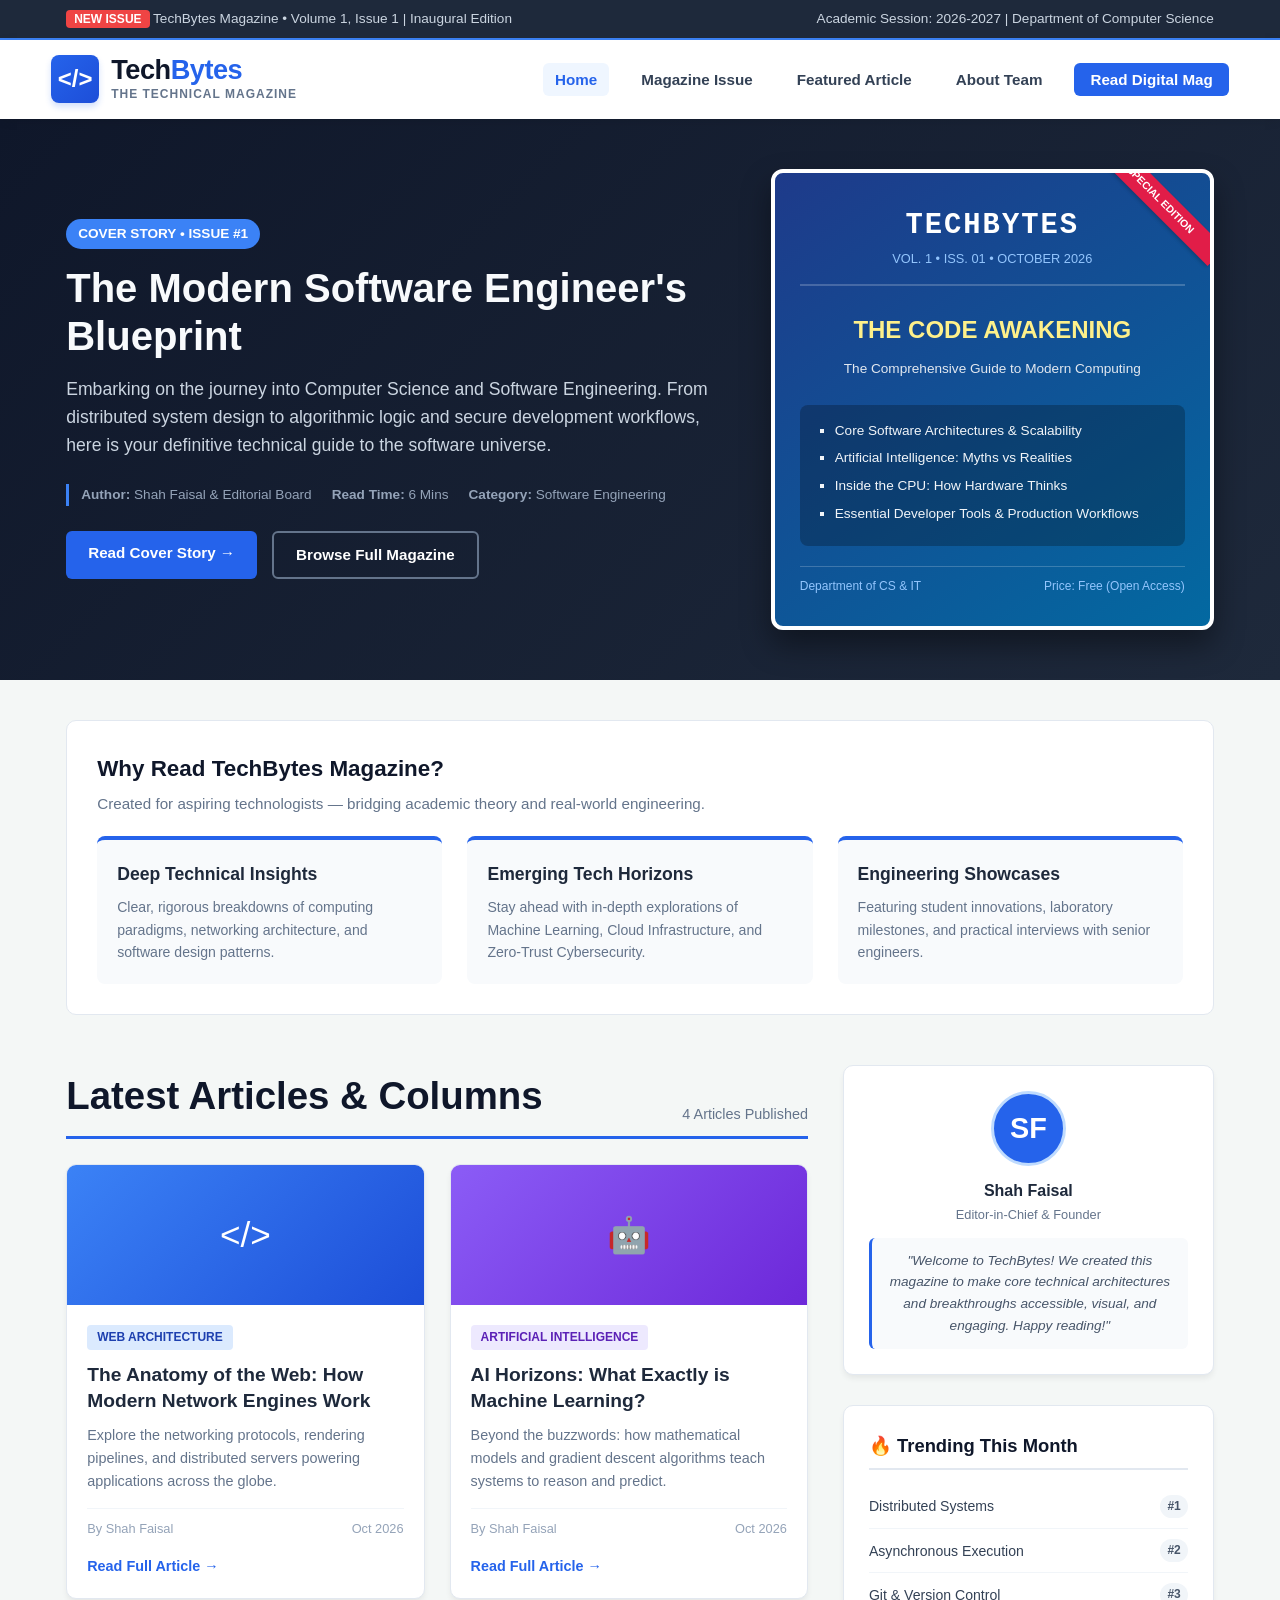
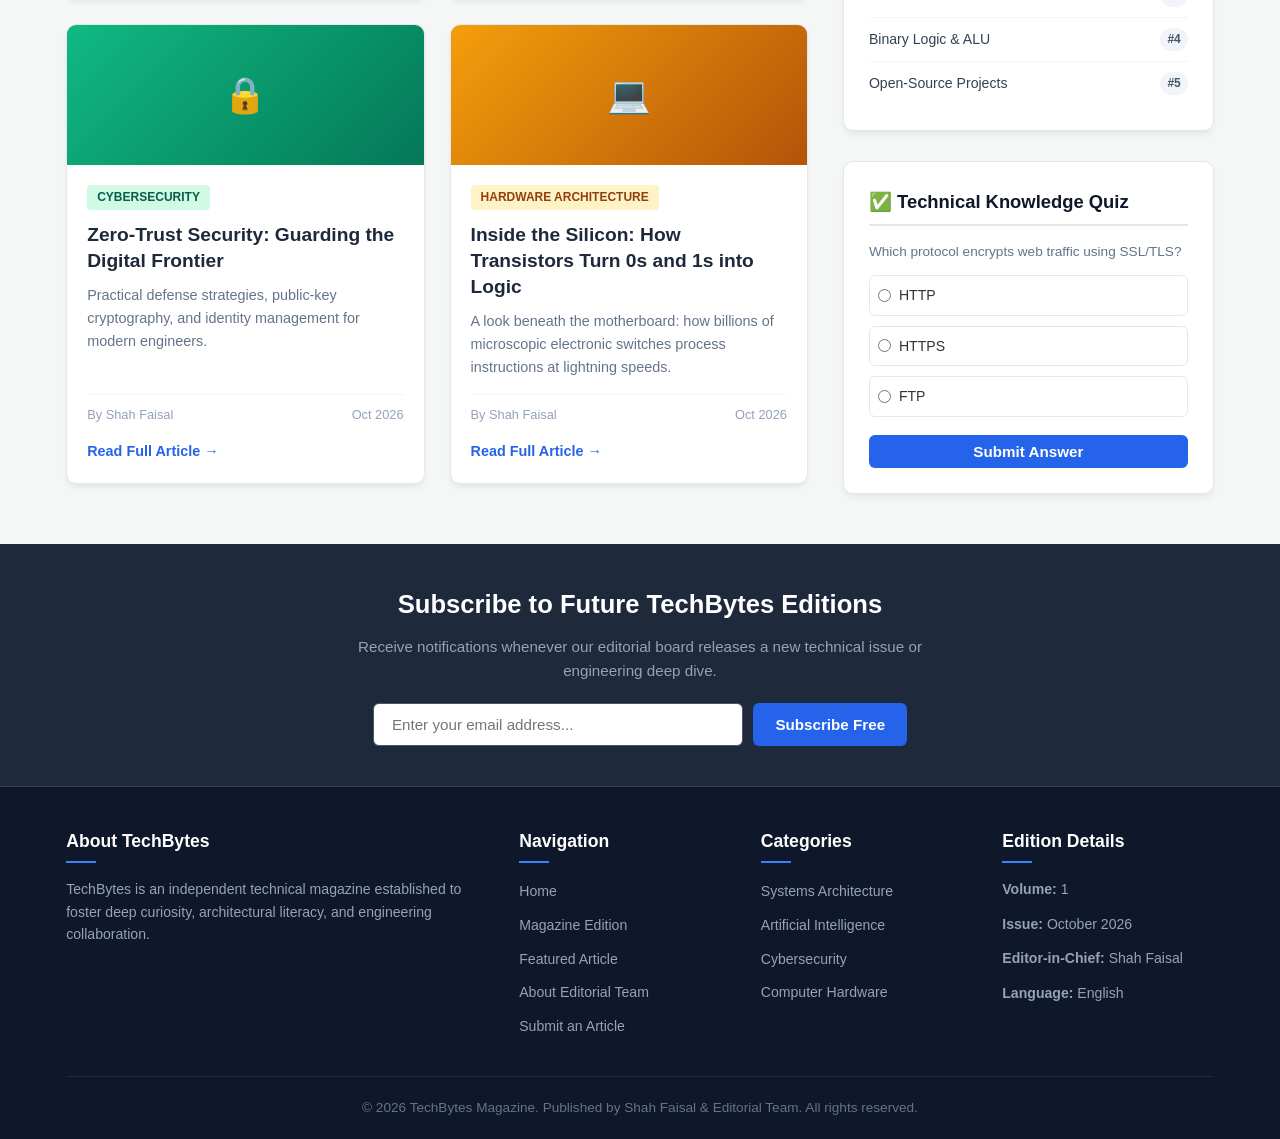
<file: index.html>
<!DOCTYPE html>
<html lang="en">
<head>
    <meta charset="UTF-8">
    <meta name="viewport" content="width=device-width, initial-scale=1.0">
    <title>TechBytes - Technical Magazine | Issue 01</title>
    <link rel="stylesheet" href="style.css">
</head>
<body>

    <!-- 1. Top Announcement Bar -->
    <div class="top-bar">
        <div class="container top-bar-content">
            <div>
                <span class="issue-badge">New Issue</span>
                <span>TechBytes Magazine • Volume 1, Issue 1 | Inaugural Edition</span>
            </div>
            <div>
                <span>Academic Session: 2026-2027 | Department of Computer Science</span>
            </div>
        </div>
    </div>

    <!-- 2. Main Site Header & Navigation Bar -->
    <header class="main-header">
        <div class="container header-content">
            <!-- Brand / Logo -->
            <div class="logo-container">
                <div class="logo-icon">&lt;/&gt;</div>
                <div class="logo-text">
                    <h1>Tech<span>Bytes</span></h1>
                    <p>The Technical Magazine</p>
                </div>
            </div>

            <!-- Navigation Links -->
            <nav class="navbar">
                <ul>
                    <li><a href="index.html" class="active">Home</a></li>
                    <li><a href="magazine.html">Magazine Issue</a></li>
                    <li><a href="article.html">Featured Article</a></li>
                    <li><a href="about.html">About Team</a></li>
                    <li><a href="magazine.html#subscribe" class="btn-nav">Read Digital Mag</a></li>
                </ul>
            </nav>
        </div>
    </header>

    <!-- 3. Hero Section (Showcasing Current Magazine Cover & Main Story) -->
    <section class="hero-section">
        <div class="container hero-grid">
            <!-- Hero Left: Headline & Story Intro -->
            <div class="hero-text">
                <span class="hero-tag">Cover Story • Issue #1</span>
                <h2>The Modern Software Engineer's Blueprint</h2>
                <p>
                    Embarking on the journey into Computer Science and Software Engineering. 
                    From distributed system design to algorithmic logic and secure development workflows, 
                    here is your definitive technical guide to the software universe.
                </p>
                <div class="hero-meta">
                    <span><strong>Author:</strong> Shah Faisal &amp; Editorial Board</span>
                    <span><strong>Read Time:</strong> 6 Mins</span>
                    <span><strong>Category:</strong> Software Engineering</span>
                </div>
                <div class="hero-actions">
                    <a href="article.html" class="btn btn-primary">Read Cover Story &rarr;</a>
                    <a href="magazine.html" class="btn btn-secondary">Browse Full Magazine</a>
                </div>
            </div>

            <!-- Hero Right: Realistic Magazine Cover Preview Card -->
            <div class="magazine-cover-box">
                <div class="cover-header">
                    <h3>TECHBYTES</h3>
                    <p>VOL. 1 • ISS. 01 • OCTOBER 2026</p>
                </div>
                <div class="cover-headline">
                    <h4>THE CODE AWAKENING</h4>
                    <p>The Comprehensive Guide to Modern Computing</p>
                </div>
                <ul class="cover-bullets">
                    <li>Core Software Architectures &amp; Scalability</li>
                    <li>Artificial Intelligence: Myths vs Realities</li>
                    <li>Inside the CPU: How Hardware Thinks</li>
                    <li>Essential Developer Tools &amp; Production Workflows</li>
                </ul>
                <div class="cover-footer">
                    <span>Department of CS &amp; IT</span>
                    <span>Price: Free (Open Access)</span>
                </div>
            </div>
        </div>
    </section>

    <!-- 4. Magazine Feature Highlights Section -->
    <section class="container">
        <div class="features-banner">
            <h2 style="font-size: 1.4rem; color: #0f172a; margin-bottom: 5px;">Why Read TechBytes Magazine?</h2>
            <p style="color: #64748b; font-size: 0.95rem;">Created for aspiring technologists — bridging academic theory and real-world engineering.</p>
            
            <div class="features-grid">
                <div class="feature-item">
                    <h4>Deep Technical Insights</h4>
                    <p>Clear, rigorous breakdowns of computing paradigms, networking architecture, and software design patterns.</p>
                </div>
                <div class="feature-item">
                    <h4>Emerging Tech Horizons</h4>
                    <p>Stay ahead with in-depth explorations of Machine Learning, Cloud Infrastructure, and Zero-Trust Cybersecurity.</p>
                </div>
                <div class="feature-item">
                    <h4>Engineering Showcases</h4>
                    <p>Featuring student innovations, laboratory milestones, and practical interviews with senior engineers.</p>
                </div>
            </div>
        </div>
    </section>

    <!-- 5. Main Content Section: Articles Grid + Sidebar -->
    <main class="container content-layout">
        
        <!-- Left Column: Recent Magazine Articles -->
        <section class="main-articles">
            <div class="section-title">
                <h2>Latest Articles &amp; Columns</h2>
                <span>4 Articles Published</span>
            </div>

            <div class="article-grid">
                
                <!-- Article Card 1 -->
                <article class="article-card">
                    <div class="card-banner banner-web">
                        &lt;/&gt;
                    </div>
                    <div class="card-body">
                        <span class="tag tag-blue">Web Architecture</span>
                        <h3>The Anatomy of the Web: How Modern Network Engines Work</h3>
                        <p>Explore the networking protocols, rendering pipelines, and distributed servers powering applications across the globe.</p>
                        <div class="card-meta">
                            <span>By Shah Faisal</span>
                            <span>Oct 2026</span>
                        </div>
                        <a href="article.html" class="read-more-link">Read Full Article &rarr;</a>
                    </div>
                </article>

                <!-- Article Card 2 -->
                <article class="article-card">
                    <div class="card-banner banner-ai">
                        &#129302;
                    </div>
                    <div class="card-body">
                        <span class="tag tag-purple">Artificial Intelligence</span>
                        <h3>AI Horizons: What Exactly is Machine Learning?</h3>
                        <p>Beyond the buzzwords: how mathematical models and gradient descent algorithms teach systems to reason and predict.</p>
                        <div class="card-meta">
                            <span>By Shah Faisal</span>
                            <span>Oct 2026</span>
                        </div>
                        <a href="magazine.html#article-ai" class="read-more-link">Read Full Article &rarr;</a>
                    </div>
                </article>

                <!-- Article Card 3 -->
                <article class="article-card">
                    <div class="card-banner banner-cyber">
                        &#128274;
                    </div>
                    <div class="card-body">
                        <span class="tag tag-green">Cybersecurity</span>
                        <h3>Zero-Trust Security: Guarding the Digital Frontier</h3>
                        <p>Practical defense strategies, public-key cryptography, and identity management for modern engineers.</p>
                        <div class="card-meta">
                            <span>By Shah Faisal</span>
                            <span>Oct 2026</span>
                        </div>
                        <a href="magazine.html#article-cyber" class="read-more-link">Read Full Article &rarr;</a>
                    </div>
                </article>

                <!-- Article Card 4 -->
                <article class="article-card">
                    <div class="card-banner banner-hardware">
                        &#128187;
                    </div>
                    <div class="card-body">
                        <span class="tag tag-orange">Hardware Architecture</span>
                        <h3>Inside the Silicon: How Transistors Turn 0s and 1s into Logic</h3>
                        <p>A look beneath the motherboard: how billions of microscopic electronic switches process instructions at lightning speeds.</p>
                        <div class="card-meta">
                            <span>By Shah Faisal</span>
                            <span>Oct 2026</span>
                        </div>
                        <a href="magazine.html#article-hardware" class="read-more-link">Read Full Article &rarr;</a>
                    </div>
                </article>

            </div>
        </section>

        <!-- Right Column: Sidebar -->
        <aside class="sidebar">
            
            <!-- Widget 1: Editor's Note with Shah Faisal -->
            <div class="sidebar-widget editor-box">
                <div class="editor-avatar">SF</div>
                <h4>Shah Faisal</h4>
                <p class="editor-role">Editor-in-Chief &amp; Founder</p>
                <blockquote>
                    "Welcome to TechBytes! We created this magazine to make core technical architectures and breakthroughs accessible, visual, and engaging. Happy reading!"
                </blockquote>
            </div>

            <!-- Widget 2: Trending Tech Topics -->
            <div class="sidebar-widget">
                <h3 class="widget-title">&#128293; Trending This Month</h3>
                <ul class="trending-list">
                    <li>
                        <a href="article.html">Distributed Systems</a>
                        <span class="badge-counter">#1</span>
                    </li>
                    <li>
                        <a href="magazine.html">Asynchronous Execution</a>
                        <span class="badge-counter">#2</span>
                    </li>
                    <li>
                        <a href="magazine.html">Git &amp; Version Control</a>
                        <span class="badge-counter">#3</span>
                    </li>
                    <li>
                        <a href="magazine.html">Binary Logic &amp; ALU</a>
                        <span class="badge-counter">#4</span>
                    </li>
                    <li>
                        <a href="magazine.html">Open-Source Projects</a>
                        <span class="badge-counter">#5</span>
                    </li>
                </ul>
            </div>

            <!-- Widget 3: Quick Tech Quiz -->
            <div class="sidebar-widget quiz-widget">
                <h3 class="widget-title">&#9989; Technical Knowledge Quiz</h3>
                <p style="font-size: 0.85rem; color: #64748b; margin-bottom: 12px;">
                    Which protocol encrypts web traffic using SSL/TLS?
                </p>
                <form onsubmit="alert('Correct! HTTPS uses SSL/TLS encryption to protect communications.'); return false;">
                    <label class="quiz-option">
                        <input type="radio" name="quiz" value="http" required>
                        <span>HTTP</span>
                    </label>
                    <label class="quiz-option">
                        <input type="radio" name="quiz" value="https">
                        <span>HTTPS</span>
                    </label>
                    <label class="quiz-option">
                        <input type="radio" name="quiz" value="ftp">
                        <span>FTP</span>
                    </label>
                    <button type="submit" class="btn btn-primary" style="margin-top: 8px; width: 100%; padding: 8px;">Submit Answer</button>
                </form>
            </div>

        </aside>

    </main>

    <!-- 6. Newsletter Subscription Banner -->
    <section class="newsletter-section" id="subscribe">
        <div class="container newsletter-box">
            <h3>Subscribe to Future TechBytes Editions</h3>
            <p>Receive notifications whenever our editorial board releases a new technical issue or engineering deep dive.</p>
            <form class="newsletter-form" onsubmit="alert('Thank you for subscribing to TechBytes Magazine!'); return false;">
                <input type="email" placeholder="Enter your email address..." required>
                <button type="submit" class="btn btn-primary">Subscribe Free</button>
            </form>
        </div>
    </section>

    <!-- 7. Site Footer -->
    <footer class="site-footer">
        <div class="container">
            <div class="footer-grid">
                
                <!-- Col 1: About the Magazine -->
                <div class="footer-col">
                    <h4>About TechBytes</h4>
                    <p>
                        TechBytes is an independent technical magazine established to foster deep curiosity, architectural literacy, and engineering collaboration.
                    </p>
                </div>

                <!-- Col 2: Quick Links -->
                <div class="footer-col">
                    <h4>Navigation</h4>
                    <ul class="footer-links">
                        <li><a href="index.html">Home</a></li>
                        <li><a href="magazine.html">Magazine Edition</a></li>
                        <li><a href="article.html">Featured Article</a></li>
                        <li><a href="about.html">About Editorial Team</a></li>
                        <li><a href="about.html#contact">Submit an Article</a></li>
                    </ul>
                </div>

                <!-- Col 3: Topics Covered -->
                <div class="footer-col">
                    <h4>Categories</h4>
                    <ul class="footer-links">
                        <li><a href="magazine.html#architecture">Systems Architecture</a></li>
                        <li><a href="magazine.html#article-ai">Artificial Intelligence</a></li>
                        <li><a href="magazine.html#article-cyber">Cybersecurity</a></li>
                        <li><a href="magazine.html#evolution">Computer Hardware</a></li>
                    </ul>
                </div>

                <!-- Col 4: Magazine Info -->
                <div class="footer-col">
                    <h4>Edition Details</h4>
                    <p><strong>Volume:</strong> 1</p>
                    <p><strong>Issue:</strong> October 2026</p>
                    <p><strong>Editor-in-Chief:</strong> Shah Faisal</p>
                    <p><strong>Language:</strong> English</p>
                </div>

            </div>

            <!-- Footer Bottom Bar -->
            <div class="footer-bottom">
                <p>&copy; 2026 TechBytes Magazine. Published by Shah Faisal &amp; Editorial Team. All rights reserved.</p>
            </div>
        </div>
    </footer>

</body>
</html>
</file>
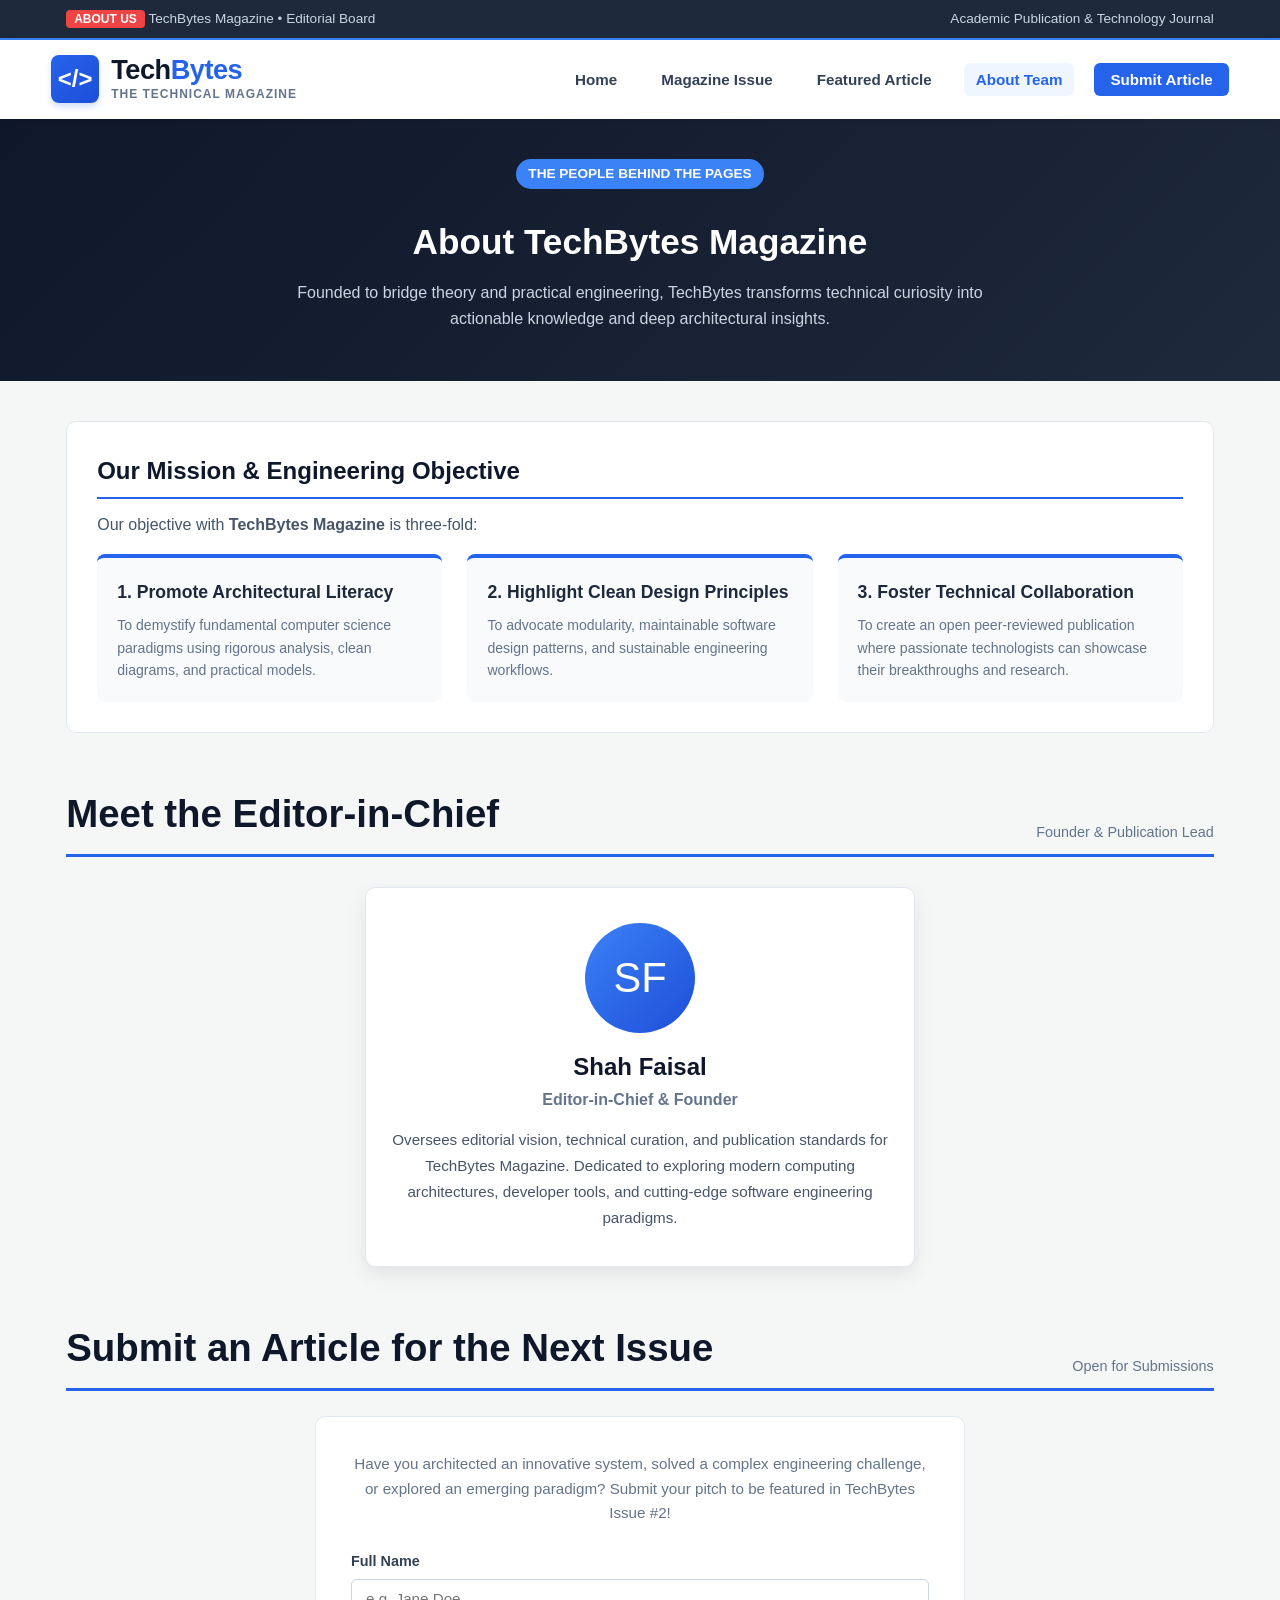
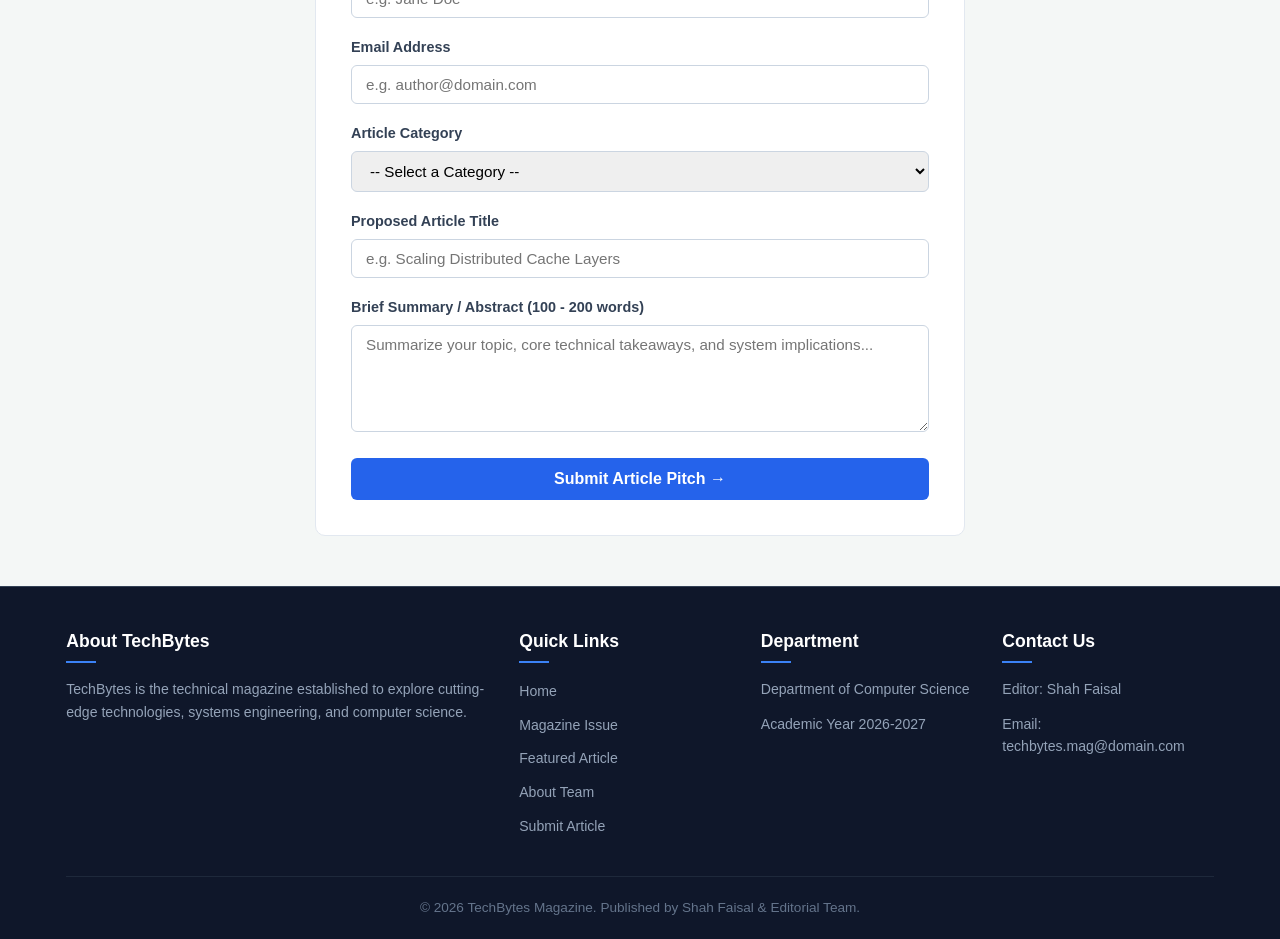
<file: about.html>
<!DOCTYPE html>
<html lang="en">
<head>
    <meta charset="UTF-8">
    <meta name="viewport" content="width=device-width, initial-scale=1.0">
    <title>About Us &amp; Editorial Team | TechBytes Magazine</title>
    <link rel="stylesheet" href="style.css">
</head>
<body>

    <!-- 1. Top Bar -->
    <div class="top-bar">
        <div class="container top-bar-content">
            <div>
                <span class="issue-badge">About Us</span>
                <span>TechBytes Magazine • Editorial Board</span>
            </div>
            <div>
                <span>Academic Publication &amp; Technology Journal</span>
            </div>
        </div>
    </div>

    <!-- 2. Site Header & Nav -->
    <header class="main-header">
        <div class="container header-content">
            <div class="logo-container">
                <div class="logo-icon">&lt;/&gt;</div>
                <div class="logo-text">
                    <h1>Tech<span>Bytes</span></h1>
                    <p>The Technical Magazine</p>
                </div>
            </div>
            <nav class="navbar">
                <ul>
                    <li><a href="index.html">Home</a></li>
                    <li><a href="magazine.html">Magazine Issue</a></li>
                    <li><a href="article.html">Featured Article</a></li>
                    <li><a href="about.html" class="active">About Team</a></li>
                    <li><a href="#contact" class="btn-nav">Submit Article</a></li>
                </ul>
            </nav>
        </div>
    </header>

    <!-- 3. Hero / Intro Section -->
    <div class="hero-section" style="padding: 40px 0;">
        <div class="container" style="text-align: center;">
            <span class="hero-tag">The People Behind The Pages</span>
            <h2 style="font-size: 2.2rem; margin-top: 10px;">About TechBytes Magazine</h2>
            <p style="max-width: 700px; margin: 10px auto; color: #cbd5e1;">
                Founded to bridge theory and practical engineering, TechBytes transforms technical curiosity into actionable knowledge and deep architectural insights.
            </p>
        </div>
    </div>

    <!-- 4. Main Body: Mission & Team -->
    <main class="container" style="margin-bottom: 50px;">

        <!-- Mission Card -->
        <section class="features-banner" style="margin-top: 30px;">
            <h2 style="font-size: 1.5rem; color: #0f172a; margin-bottom: 12px; border-bottom: 2px solid #2563eb; padding-bottom: 6px;">
                Our Mission &amp; Engineering Objective
            </h2>
            <p style="color: #475569; font-size: 1rem; line-height: 1.8; margin-bottom: 15px;">
                Our objective with <strong>TechBytes Magazine</strong> is three-fold:
            </p>
            <div class="features-grid" style="margin-top: 15px;">
                <div class="feature-item">
                    <h4>1. Promote Architectural Literacy</h4>
                    <p>To demystify fundamental computer science paradigms using rigorous analysis, clean diagrams, and practical models.</p>
                </div>
                <div class="feature-item">
                    <h4>2. Highlight Clean Design Principles</h4>
                    <p>To advocate modularity, maintainable software design patterns, and sustainable engineering workflows.</p>
                </div>
                <div class="feature-item">
                    <h4>3. Foster Technical Collaboration</h4>
                    <p>To create an open peer-reviewed publication where passionate technologists can showcase their breakthroughs and research.</p>
                </div>
            </div>
        </section>

        <!-- Editorial Team / Editor-in-Chief -->
        <section style="margin: 40px 0;">
            <div class="section-title">
                <h2>Meet the Editor-in-Chief</h2>
                <span>Founder &amp; Publication Lead</span>
            </div>

            <div style="max-width: 550px; margin: 30px auto;">
                <div class="team-card" style="padding: 35px 25px; box-shadow: 0 8px 20px rgba(0, 0, 0, 0.08);">
                    <div class="team-avatar" style="width: 110px; height: 110px; font-size: 2.6rem;">SF</div>
                    <h3 style="font-size: 1.5rem; margin-top: 10px;">Shah Faisal</h3>
                    <p class="team-role" style="font-size: 1rem; margin-bottom: 15px;">Editor-in-Chief &amp; Founder</p>
                    <p style="font-size: 0.95rem; line-height: 1.7; color: #475569;">
                        Oversees editorial vision, technical curation, and publication standards for TechBytes Magazine. Dedicated to exploring modern computing architectures, developer tools, and cutting-edge software engineering paradigms.
                    </p>
                </div>
            </div>
        </section>

        <!-- Article Submission / Contact Form -->
        <section id="contact" style="margin-top: 50px;">
            <div class="section-title">
                <h2>Submit an Article for the Next Issue</h2>
                <span>Open for Submissions</span>
            </div>

            <div class="contact-form-box">
                <p style="color: #64748b; font-size: 0.95rem; margin-bottom: 25px; text-align: center;">
                    Have you architected an innovative system, solved a complex engineering challenge, or explored an emerging paradigm? 
                    Submit your pitch to be featured in TechBytes Issue #2!
                </p>

                <form onsubmit="alert('Thank you! Your article submission has been received by Shah Faisal and the editorial board.'); this.reset(); return false;">
                    
                    <div class="form-group">
                        <label for="studentName">Full Name</label>
                        <input type="text" id="studentName" placeholder="e.g. Jane Doe" required>
                    </div>

                    <div class="form-group">
                        <label for="studentEmail">Email Address</label>
                        <input type="email" id="studentEmail" placeholder="e.g. author@domain.com" required>
                    </div>

                    <div class="form-group">
                        <label for="articleCategory">Article Category</label>
                        <select id="articleCategory" required>
                            <option value="">-- Select a Category --</option>
                            <option value="systems">Systems &amp; Architecture</option>
                            <option value="ai">Artificial Intelligence &amp; Data</option>
                            <option value="cyber">Cybersecurity &amp; Cryptography</option>
                            <option value="hardware">Hardware &amp; Computer Architecture</option>
                            <option value="showcase">Engineering Project Showcase</option>
                            <option value="humor">Tech Trivia &amp; Humor</option>
                        </select>
                    </div>

                    <div class="form-group">
                        <label for="articleTitle">Proposed Article Title</label>
                        <input type="text" id="articleTitle" placeholder="e.g. Scaling Distributed Cache Layers" required>
                    </div>

                    <div class="form-group">
                        <label for="articleAbstract">Brief Summary / Abstract (100 - 200 words)</label>
                        <textarea id="articleAbstract" rows="5" placeholder="Summarize your topic, core technical takeaways, and system implications..." required></textarea>
                    </div>

                    <button type="submit" class="btn btn-primary" style="width: 100%; font-size: 1rem; padding: 12px;">Submit Article Pitch &rarr;</button>

                </form>
            </div>
        </section>

    </main>

    <!-- 5. Site Footer -->
    <footer class="site-footer">
        <div class="container">
            <div class="footer-grid">
                <div class="footer-col">
                    <h4>About TechBytes</h4>
                    <p>TechBytes is the technical magazine established to explore cutting-edge technologies, systems engineering, and computer science.</p>
                </div>
                <div class="footer-col">
                    <h4>Quick Links</h4>
                    <ul class="footer-links">
                        <li><a href="index.html">Home</a></li>
                        <li><a href="magazine.html">Magazine Issue</a></li>
                        <li><a href="article.html">Featured Article</a></li>
                        <li><a href="about.html">About Team</a></li>
                        <li><a href="#contact">Submit Article</a></li>
                    </ul>
                </div>
                <div class="footer-col">
                    <h4>Department</h4>
                    <p>Department of Computer Science</p>
                    <p>Academic Year 2026-2027</p>
                </div>
                <div class="footer-col">
                    <h4>Contact Us</h4>
                    <p>Editor: Shah Faisal</p>
                    <p>Email: techbytes.mag@domain.com</p>
                </div>
            </div>
            <div class="footer-bottom">
                <p>&copy; 2026 TechBytes Magazine. Published by Shah Faisal &amp; Editorial Team.</p>
            </div>
        </div>
    </footer>

</body>
</html>
</file>
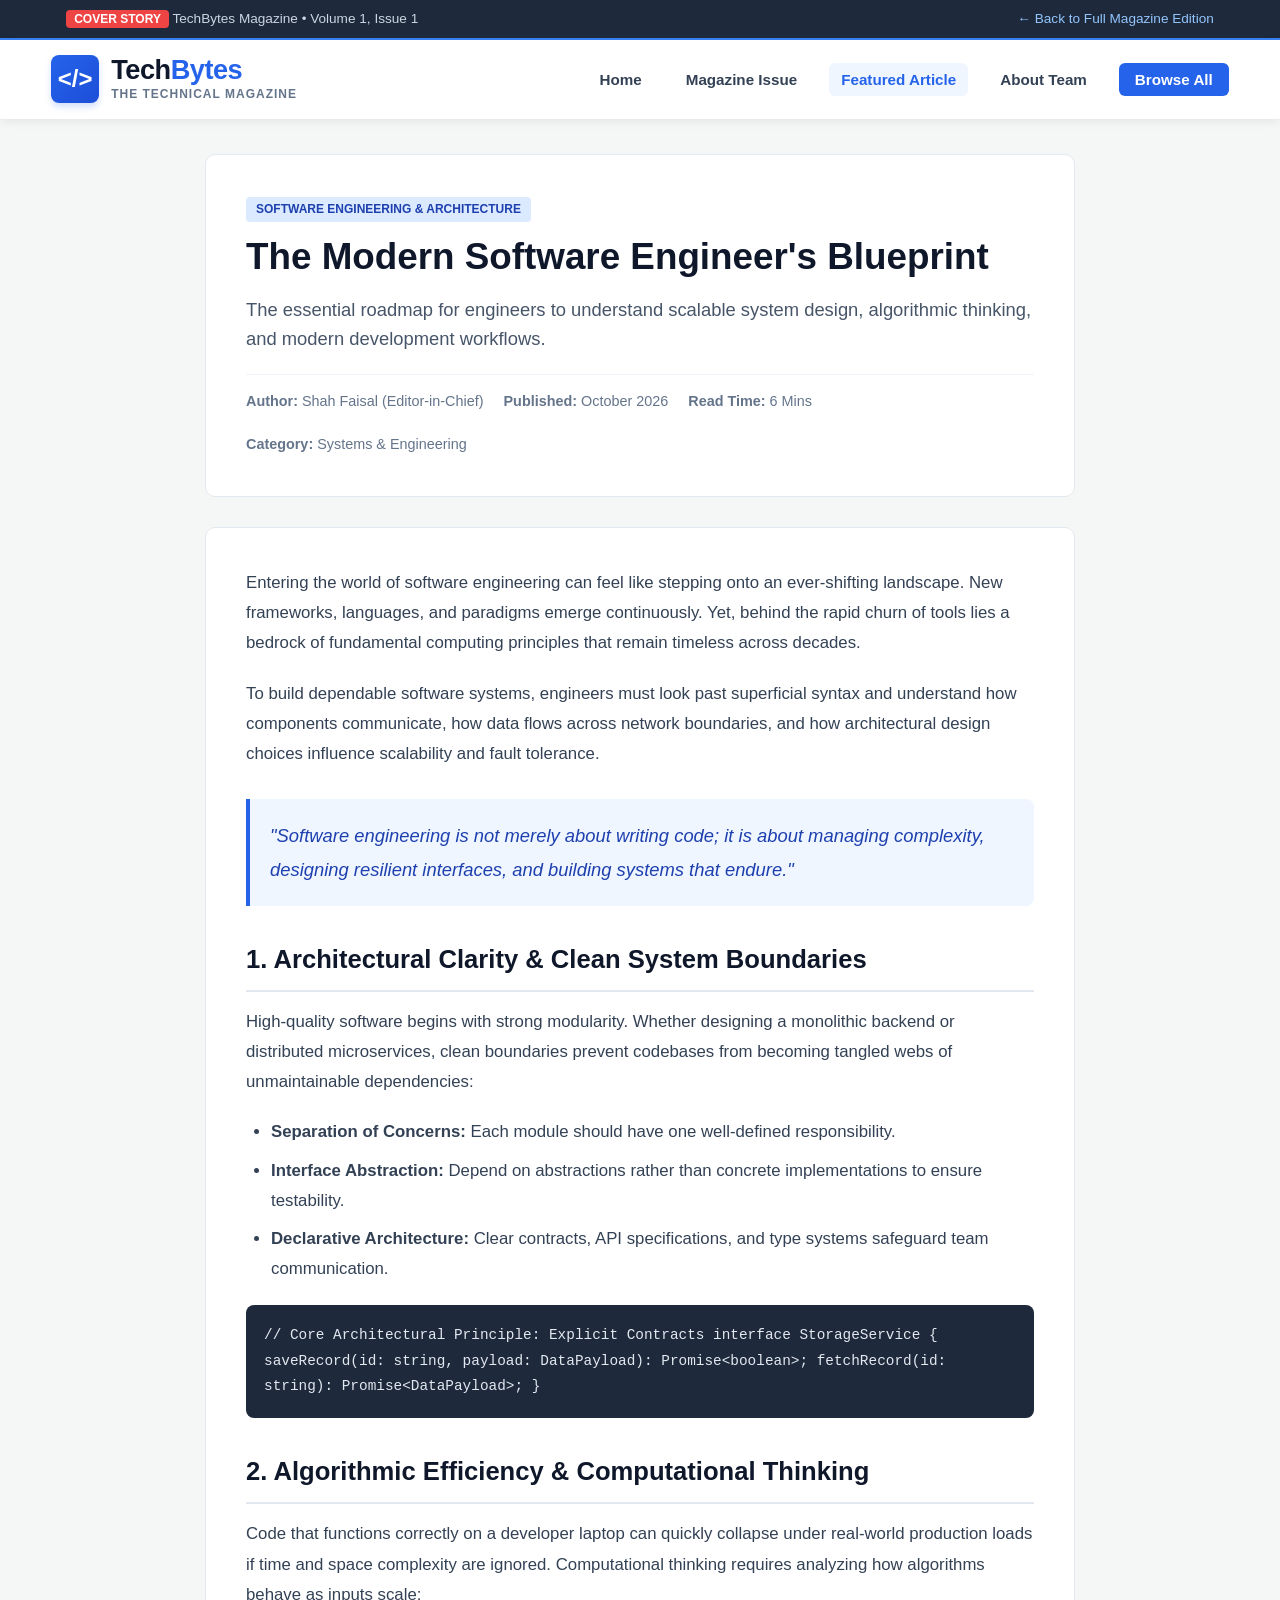
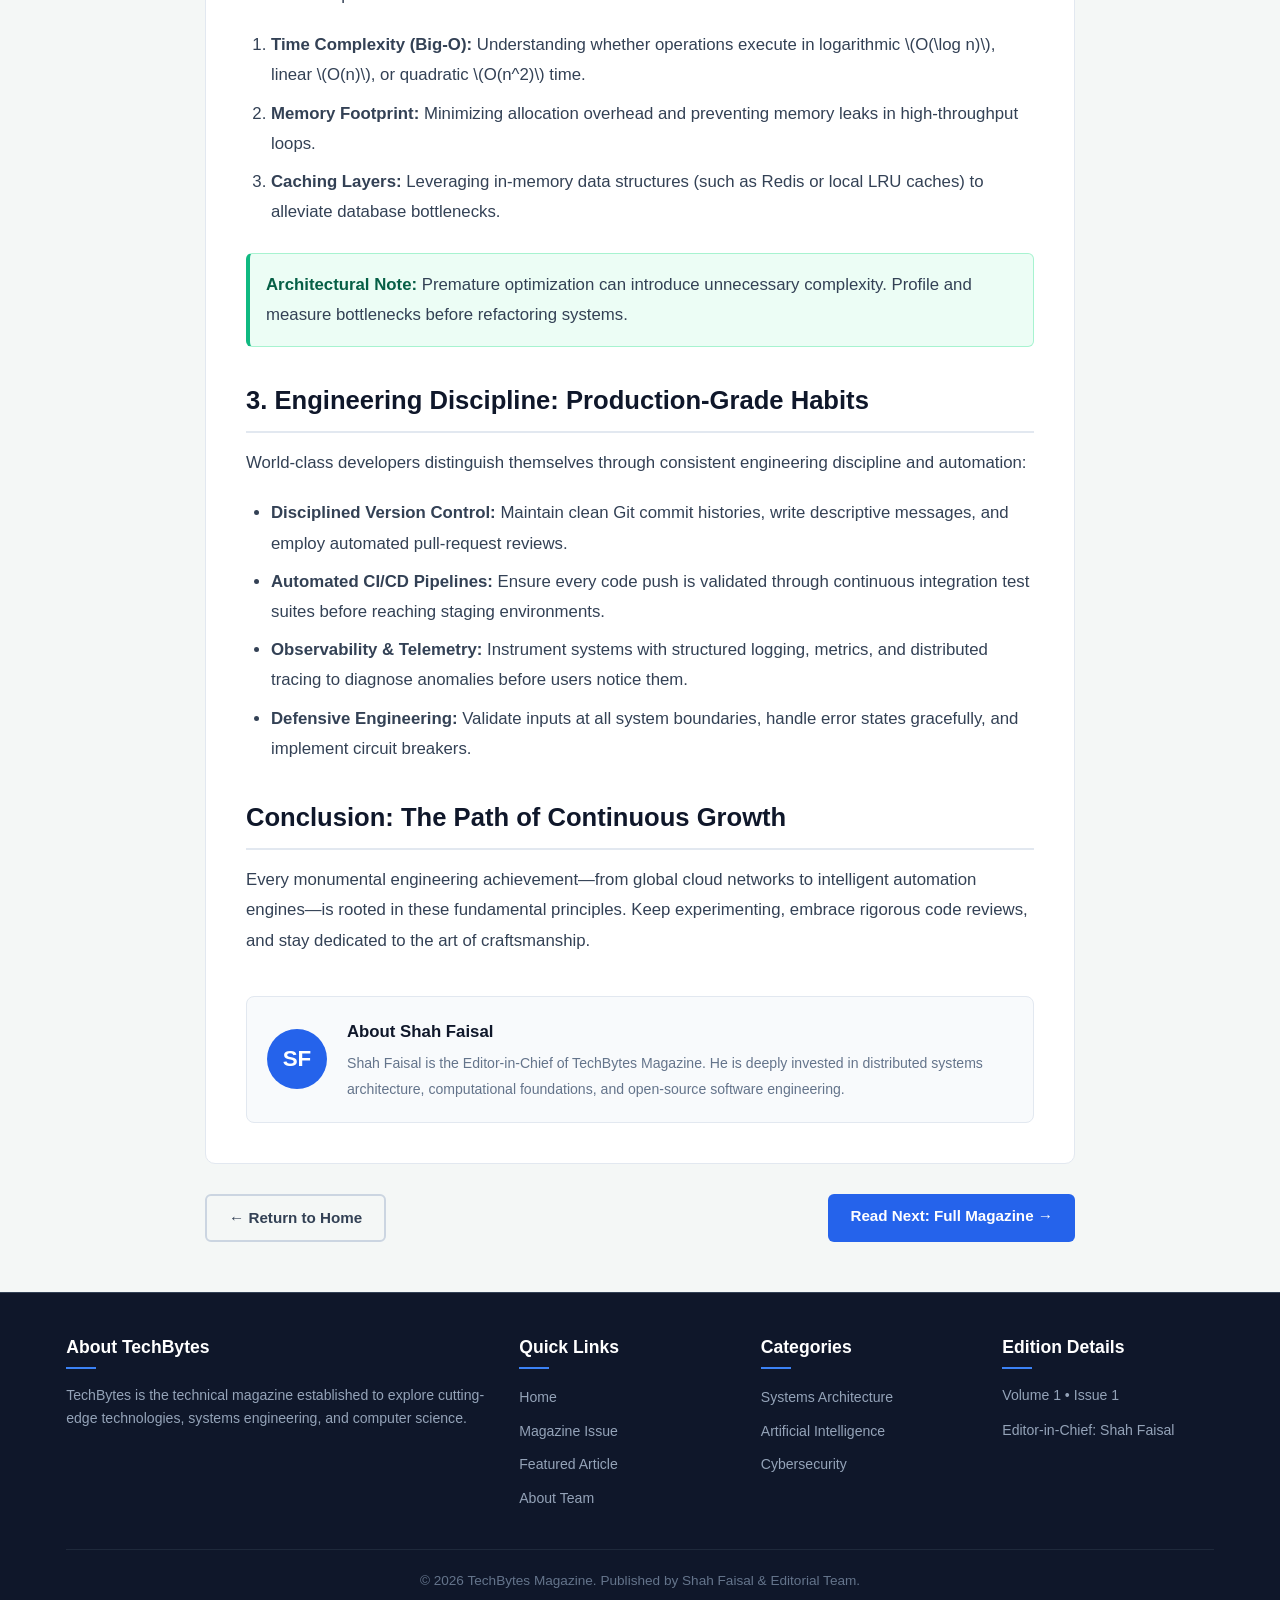
<file: article.html>
<!DOCTYPE html>
<html lang="en">
<head>
    <meta charset="UTF-8">
    <meta name="viewport" content="width=device-width, initial-scale=1.0">
    <title>Featured Article: The Modern Software Engineer's Blueprint | TechBytes</title>
    <link rel="stylesheet" href="style.css">
</head>
<body>

    <!-- 1. Top Bar -->
    <div class="top-bar">
        <div class="container top-bar-content">
            <div>
                <span class="issue-badge">Cover Story</span>
                <span>TechBytes Magazine • Volume 1, Issue 1</span>
            </div>
            <div>
                <a href="magazine.html" style="color: #93c5fd; text-decoration: none;">&larr; Back to Full Magazine Edition</a>
            </div>
        </div>
    </div>

    <!-- 2. Site Header & Nav -->
    <header class="main-header">
        <div class="container header-content">
            <div class="logo-container">
                <div class="logo-icon">&lt;/&gt;</div>
                <div class="logo-text">
                    <h1>Tech<span>Bytes</span></h1>
                    <p>The Technical Magazine</p>
                </div>
            </div>
            <nav class="navbar">
                <ul>
                    <li><a href="index.html">Home</a></li>
                    <li><a href="magazine.html">Magazine Issue</a></li>
                    <li><a href="article.html" class="active">Featured Article</a></li>
                    <li><a href="about.html">About Team</a></li>
                    <li><a href="magazine.html" class="btn-nav">Browse All</a></li>
                </ul>
            </nav>
        </div>
    </header>

    <!-- 3. Main Article Content Container -->
    <main class="container" style="max-width: 900px; margin-top: 35px; margin-bottom: 50px;">
        
        <!-- Article Header Card -->
        <header class="article-header">
            <span class="tag tag-blue">Software Engineering &amp; Architecture</span>
            <h1>The Modern Software Engineer's Blueprint</h1>
            <p style="font-size: 1.15rem; color: #475569; margin-bottom: 20px;">
                The essential roadmap for engineers to understand scalable system design, algorithmic thinking, and modern development workflows.
            </p>
            <div class="article-byline">
                <span><strong>Author:</strong> Shah Faisal (Editor-in-Chief)</span>
                <span><strong>Published:</strong> October 2026</span>
                <span><strong>Read Time:</strong> 6 Mins</span>
                <span><strong>Category:</strong> Systems &amp; Engineering</span>
            </div>
        </header>

        <!-- Article Body -->
        <article class="article-content">
            
            <p>
                Entering the world of software engineering can feel like stepping onto an ever-shifting landscape. 
                New frameworks, languages, and paradigms emerge continuously. Yet, behind the rapid churn of tools lies 
                a bedrock of fundamental computing principles that remain timeless across decades.
            </p>
            <p>
                To build dependable software systems, engineers must look past superficial syntax and understand how components communicate, 
                how data flows across network boundaries, and how architectural design choices influence scalability and fault tolerance.
            </p>

            <div class="pull-quote">
                "Software engineering is not merely about writing code; it is about managing complexity, designing resilient interfaces, and building systems that endure."
            </div>

            <h2>1. Architectural Clarity &amp; Clean System Boundaries</h2>
            <p>
                High-quality software begins with strong modularity. Whether designing a monolithic backend or distributed microservices, 
                clean boundaries prevent codebases from becoming tangled webs of unmaintainable dependencies:
            </p>
            <ul>
                <li><strong>Separation of Concerns:</strong> Each module should have one well-defined responsibility.</li>
                <li><strong>Interface Abstraction:</strong> Depend on abstractions rather than concrete implementations to ensure testability.</li>
                <li><strong>Declarative Architecture:</strong> Clear contracts, API specifications, and type systems safeguard team communication.</li>
            </ul>

            <div class="code-box">
// Core Architectural Principle: Explicit Contracts
interface StorageService {
    saveRecord(id: string, payload: DataPayload): Promise&lt;boolean&gt;;
    fetchRecord(id: string): Promise&lt;DataPayload&gt;;
}
            </div>

            <h2>2. Algorithmic Efficiency &amp; Computational Thinking</h2>
            <p>
                Code that functions correctly on a developer laptop can quickly collapse under real-world production loads 
                if time and space complexity are ignored. Computational thinking requires analyzing how algorithms behave as inputs scale:
            </p>
            <ol>
                <li><strong>Time Complexity (Big-O):</strong> Understanding whether operations execute in logarithmic \(O(\log n)\), linear \(O(n)\), or quadratic \(O(n^2)\) time.</li>
                <li><strong>Memory Footprint:</strong> Minimizing allocation overhead and preventing memory leaks in high-throughput loops.</li>
                <li><strong>Caching Layers:</strong> Leveraging in-memory data structures (such as Redis or local LRU caches) to alleviate database bottlenecks.</li>
            </ol>

            <div class="tip-box">
                <strong>Architectural Note:</strong> Premature optimization can introduce unnecessary complexity. Profile and measure bottlenecks before refactoring systems.
            </div>

            <h2>3. Engineering Discipline: Production-Grade Habits</h2>
            <p>
                World-class developers distinguish themselves through consistent engineering discipline and automation:
            </p>
            <ul>
                <li>
                    <strong>Disciplined Version Control:</strong> Maintain clean Git commit histories, write descriptive messages, and employ automated pull-request reviews.
                </li>
                <li>
                    <strong>Automated CI/CD Pipelines:</strong> Ensure every code push is validated through continuous integration test suites before reaching staging environments.
                </li>
                <li>
                    <strong>Observability &amp; Telemetry:</strong> Instrument systems with structured logging, metrics, and distributed tracing to diagnose anomalies before users notice them.
                </li>
                <li>
                    <strong>Defensive Engineering:</strong> Validate inputs at all system boundaries, handle error states gracefully, and implement circuit breakers.
                </li>
            </ul>

            <h2>Conclusion: The Path of Continuous Growth</h2>
            <p>
                Every monumental engineering achievement—from global cloud networks to intelligent automation engines—is rooted in these fundamental principles. 
                Keep experimenting, embrace rigorous code reviews, and stay dedicated to the art of craftsmanship.
            </p>

            <!-- Author Bio Box -->
            <div style="background: #f8fafc; border: 1px solid #e2e8f0; border-radius: 8px; padding: 20px; margin-top: 40px; display: flex; gap: 20px; align-items: center;">
                <div style="width: 60px; height: 60px; border-radius: 50%; background: #2563eb; color: white; display: flex; align-items: center; justify-content: center; font-weight: bold; font-size: 1.4rem; flex-shrink: 0;">
                    SF
                </div>
                <div>
                    <h4 style="color: #0f172a; margin-bottom: 4px;">About Shah Faisal</h4>
                    <p style="font-size: 0.88rem; color: #64748b; margin: 0;">
                        Shah Faisal is the Editor-in-Chief of TechBytes Magazine. He is deeply invested in distributed systems architecture, computational foundations, and open-source software engineering.
                    </p>
                </div>
            </div>

        </article>

        <!-- Back to Top / Next Article Nav -->
        <div style="display: flex; justify-content: space-between; margin-top: 30px;">
            <a href="index.html" class="btn btn-secondary" style="color: #334155; border-color: #cbd5e1;">&larr; Return to Home</a>
            <a href="magazine.html" class="btn btn-primary">Read Next: Full Magazine &rarr;</a>
        </div>

    </main>

    <!-- 4. Site Footer -->
    <footer class="site-footer">
        <div class="container">
            <div class="footer-grid">
                <div class="footer-col">
                    <h4>About TechBytes</h4>
                    <p>TechBytes is the technical magazine established to explore cutting-edge technologies, systems engineering, and computer science.</p>
                </div>
                <div class="footer-col">
                    <h4>Quick Links</h4>
                    <ul class="footer-links">
                        <li><a href="index.html">Home</a></li>
                        <li><a href="magazine.html">Magazine Issue</a></li>
                        <li><a href="article.html">Featured Article</a></li>
                        <li><a href="about.html">About Team</a></li>
                    </ul>
                </div>
                <div class="footer-col">
                    <h4>Categories</h4>
                    <ul class="footer-links">
                        <li><a href="magazine.html#architecture">Systems Architecture</a></li>
                        <li><a href="magazine.html#article-ai">Artificial Intelligence</a></li>
                        <li><a href="magazine.html#article-cyber">Cybersecurity</a></li>
                    </ul>
                </div>
                <div class="footer-col">
                    <h4>Edition Details</h4>
                    <p>Volume 1 • Issue 1</p>
                    <p>Editor-in-Chief: Shah Faisal</p>
                </div>
            </div>
            <div class="footer-bottom">
                <p>&copy; 2026 TechBytes Magazine. Published by Shah Faisal &amp; Editorial Team.</p>
            </div>
        </div>
    </footer>

</body>
</html>
</file>
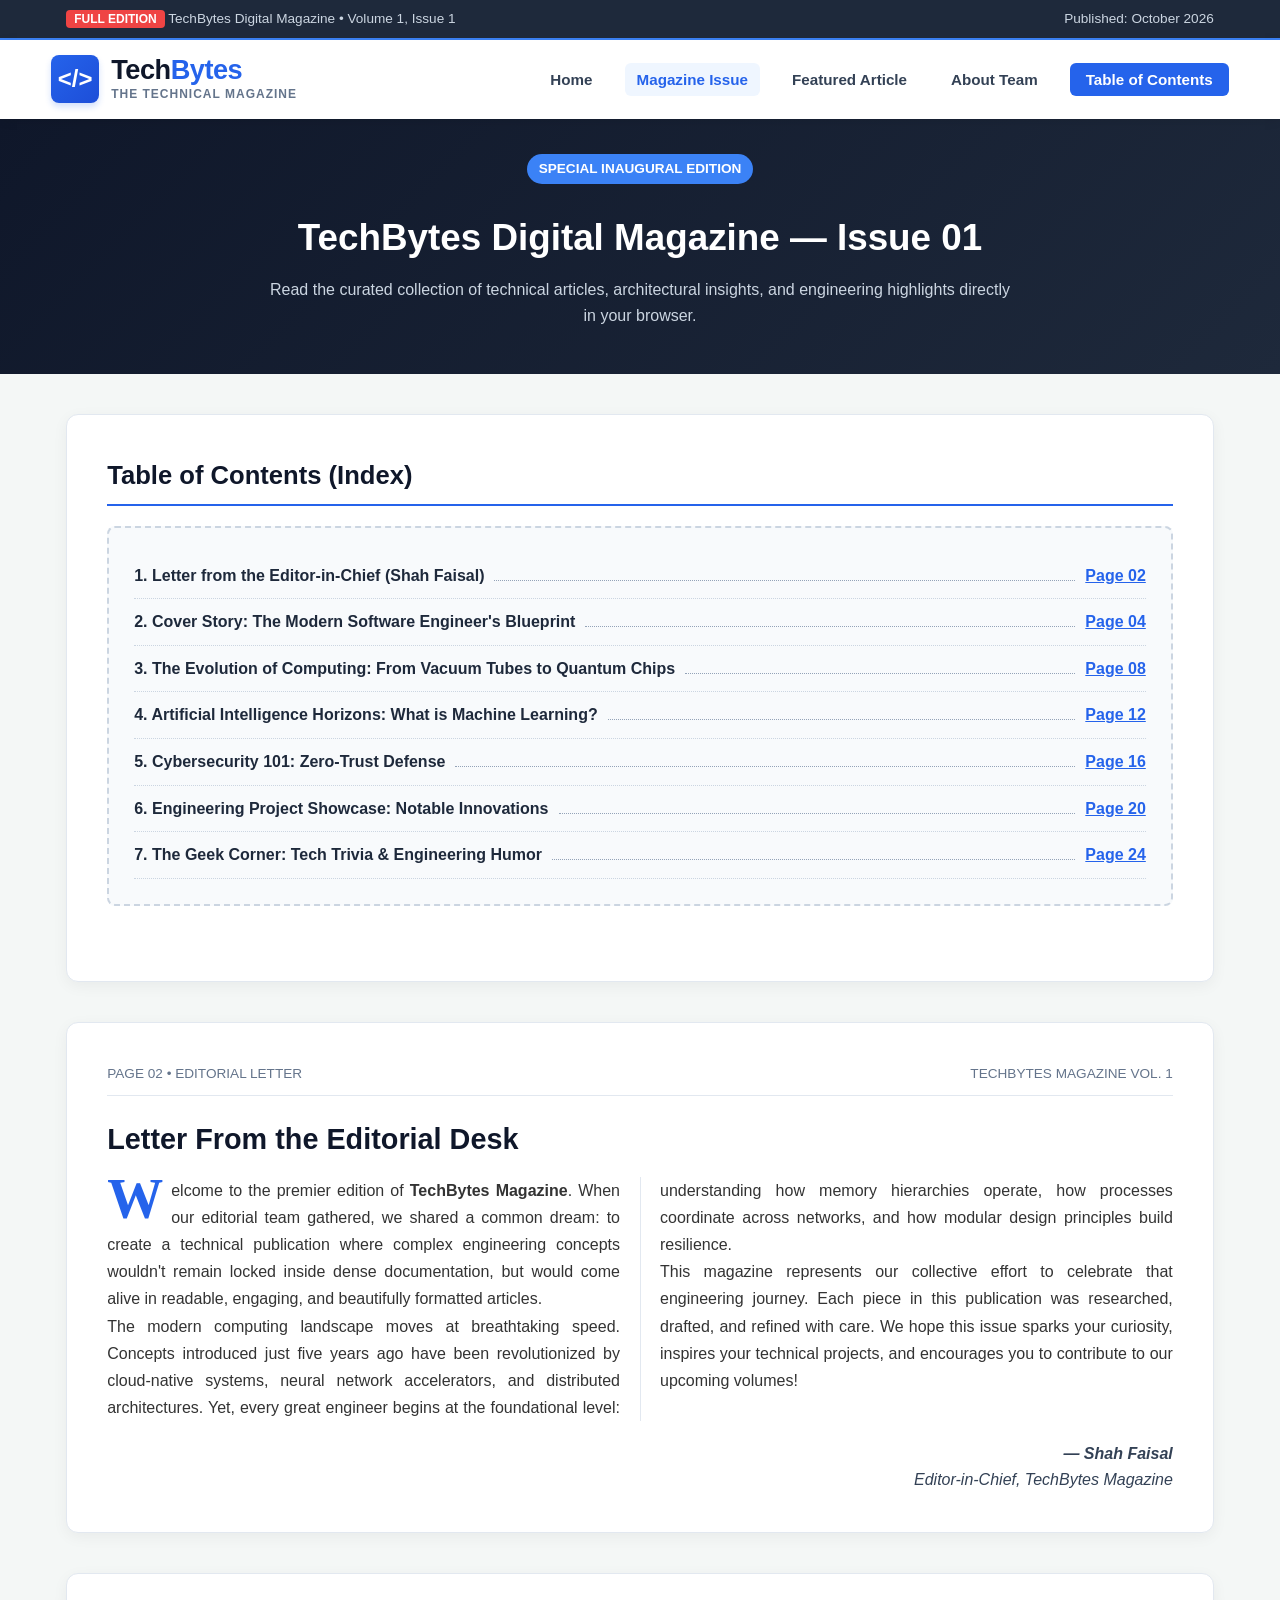
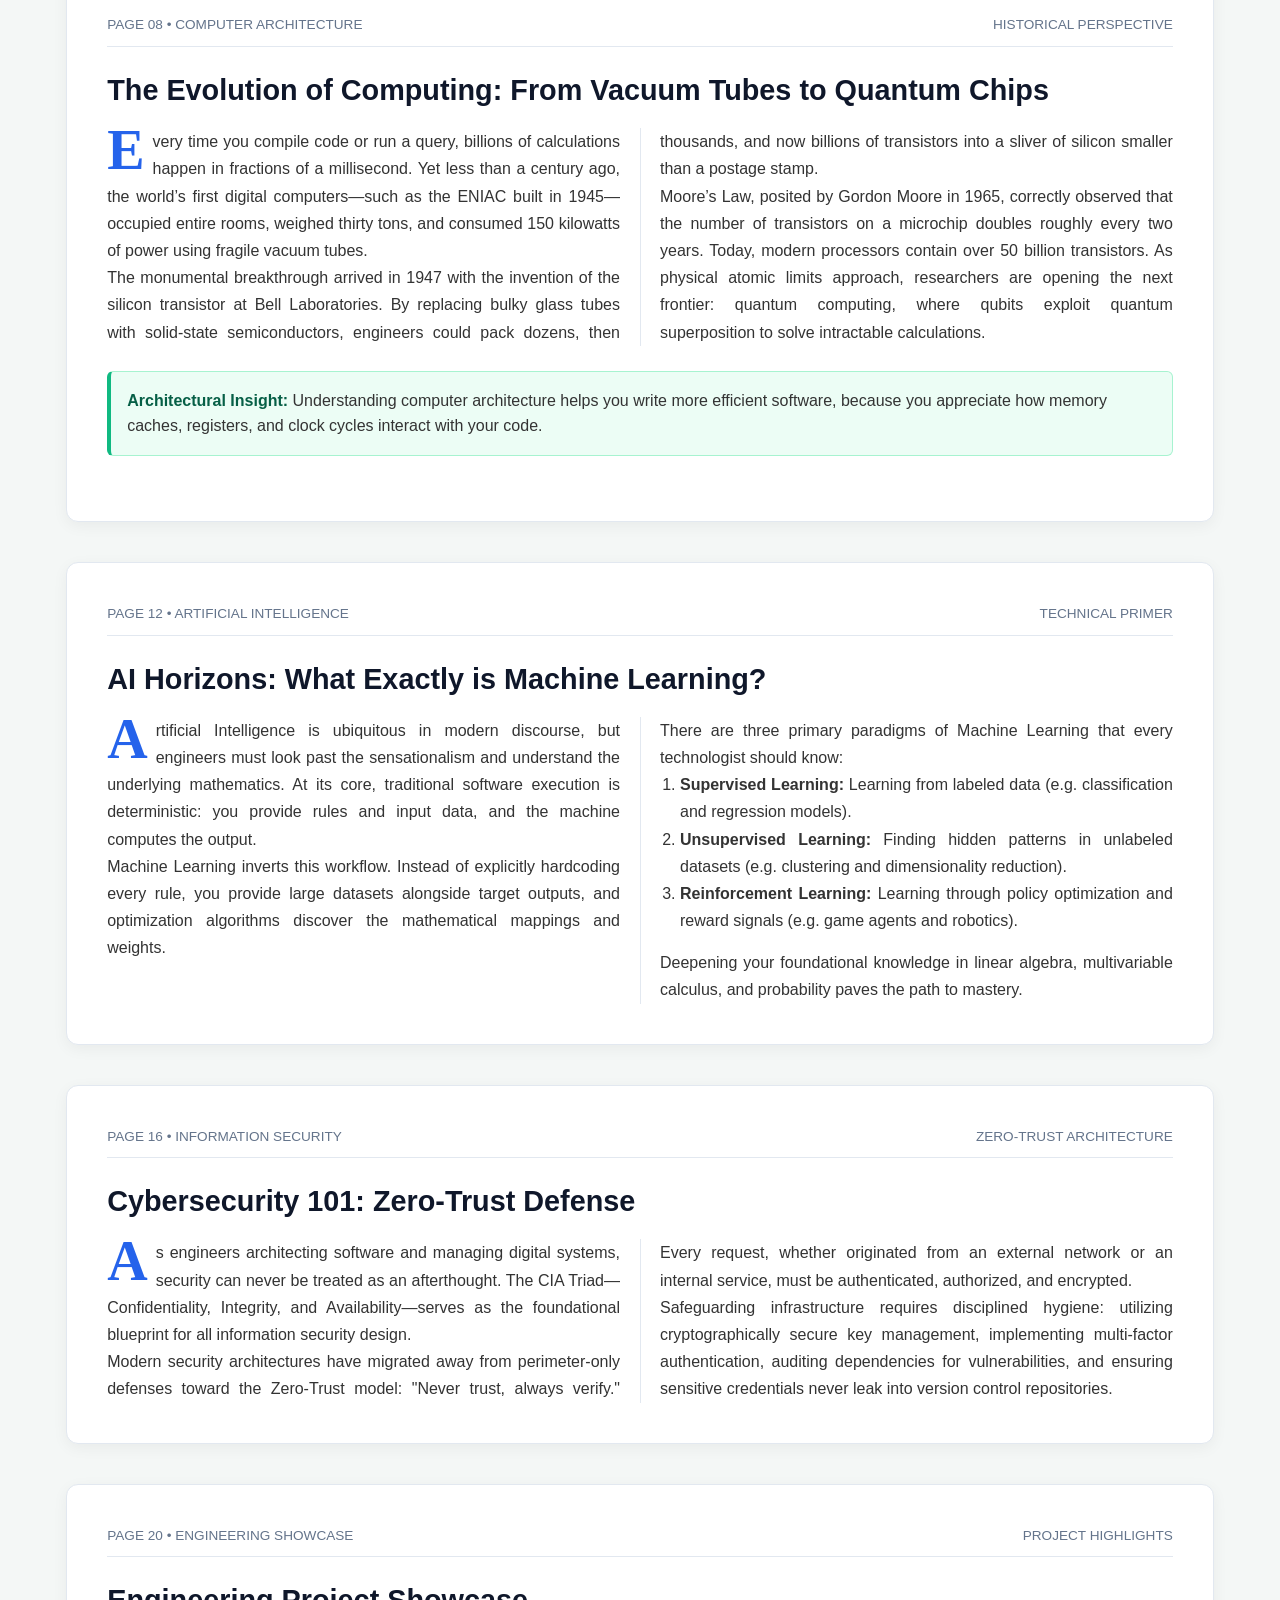
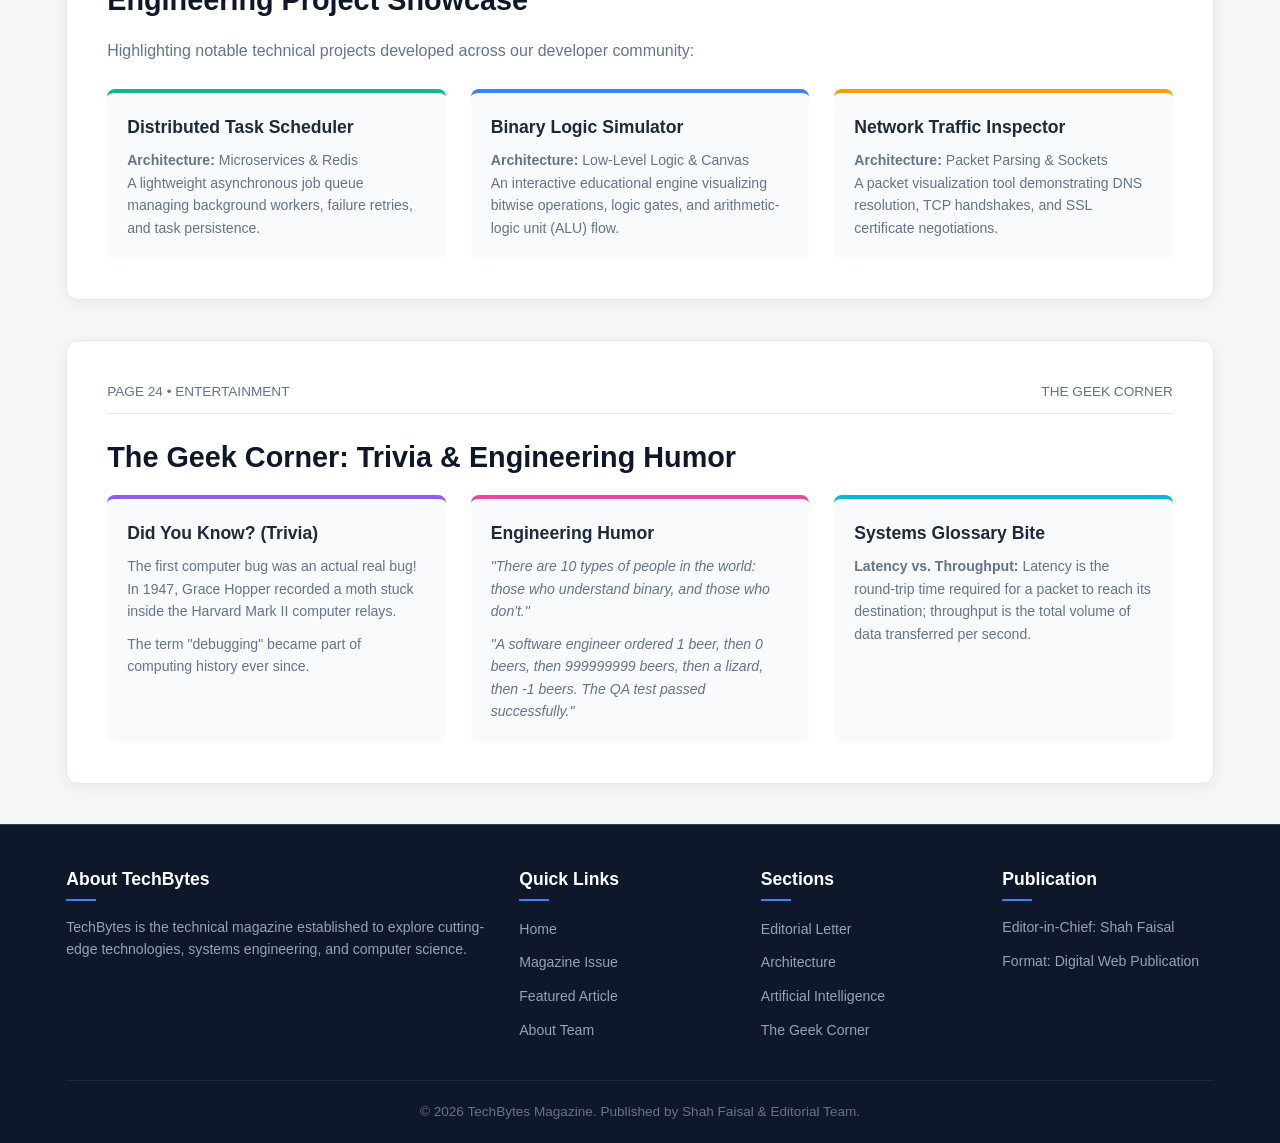
<file: magazine.html>
<!DOCTYPE html>
<html lang="en">
<head>
    <meta charset="UTF-8">
    <meta name="viewport" content="width=device-width, initial-scale=1.0">
    <title>TechBytes Magazine - Vol 1, Issue 1 | Digital Reader</title>
    <link rel="stylesheet" href="style.css">
</head>
<body>

    <!-- 1. Top Bar -->
    <div class="top-bar">
        <div class="container top-bar-content">
            <div>
                <span class="issue-badge">Full Edition</span>
                <span>TechBytes Digital Magazine • Volume 1, Issue 1</span>
            </div>
            <div>
                <span>Published: October 2026</span>
            </div>
        </div>
    </div>

    <!-- 2. Header & Navigation -->
    <header class="main-header">
        <div class="container header-content">
            <div class="logo-container">
                <div class="logo-icon">&lt;/&gt;</div>
                <div class="logo-text">
                    <h1>Tech<span>Bytes</span></h1>
                    <p>The Technical Magazine</p>
                </div>
            </div>
            <nav class="navbar">
                <ul>
                    <li><a href="index.html">Home</a></li>
                    <li><a href="magazine.html" class="active">Magazine Issue</a></li>
                    <li><a href="article.html">Featured Article</a></li>
                    <li><a href="about.html">About Team</a></li>
                    <li><a href="#toc" class="btn-nav">Table of Contents</a></li>
                </ul>
            </nav>
        </div>
    </header>

    <!-- 3. Magazine Issue Header Banner -->
    <div class="hero-section" style="padding: 35px 0;">
        <div class="container" style="text-align: center;">
            <span class="hero-tag">Special Inaugural Edition</span>
            <h2 style="font-size: 2.3rem; margin-top: 10px;">TechBytes Digital Magazine — Issue 01</h2>
            <p style="max-width: 750px; margin: 10px auto; color: #cbd5e1;">
                Read the curated collection of technical articles, architectural insights, and engineering highlights directly in your browser.
            </p>
        </div>
    </div>

    <!-- 4. Magazine Reader Body -->
    <main class="container">

        <!-- Table of Contents Section -->
        <section class="magazine-issue-viewer" id="toc">
            <h2 style="color: #0f172a; margin-bottom: 20px; font-size: 1.6rem; border-bottom: 2px solid #2563eb; padding-bottom: 8px;">
                Table of Contents (Index)
            </h2>
            <div class="magazine-toc">
                <div class="toc-item">
                    <span class="toc-title">1. Letter from the Editor-in-Chief (Shah Faisal)</span>
                    <span class="toc-dots"></span>
                    <a href="#letter" class="toc-page">Page 02</a>
                </div>
                <div class="toc-item">
                    <span class="toc-title">2. Cover Story: The Modern Software Engineer's Blueprint</span>
                    <span class="toc-dots"></span>
                    <a href="article.html" class="toc-page">Page 04</a>
                </div>
                <div class="toc-item">
                    <span class="toc-title">3. The Evolution of Computing: From Vacuum Tubes to Quantum Chips</span>
                    <span class="toc-dots"></span>
                    <a href="#evolution" class="toc-page">Page 08</a>
                </div>
                <div class="toc-item">
                    <span class="toc-title">4. Artificial Intelligence Horizons: What is Machine Learning?</span>
                    <span class="toc-dots"></span>
                    <a href="#article-ai" class="toc-page">Page 12</a>
                </div>
                <div class="toc-item">
                    <span class="toc-title">5. Cybersecurity 101: Zero-Trust Defense</span>
                    <span class="toc-dots"></span>
                    <a href="#article-cyber" class="toc-page">Page 16</a>
                </div>
                <div class="toc-item">
                    <span class="toc-title">6. Engineering Project Showcase: Notable Innovations</span>
                    <span class="toc-dots"></span>
                    <a href="#projects" class="toc-page">Page 20</a>
                </div>
                <div class="toc-item">
                    <span class="toc-title">7. The Geek Corner: Tech Trivia &amp; Engineering Humor</span>
                    <span class="toc-dots"></span>
                    <a href="#fun-zone" class="toc-page">Page 24</a>
                </div>
            </div>
        </section>

        <!-- Magazine Article Section 1: Editorial Letter -->
        <article class="magazine-issue-viewer" id="letter">
            <div style="display: flex; justify-content: space-between; border-bottom: 1px solid #e2e8f0; padding-bottom: 10px; margin-bottom: 20px; color: #64748b; font-size: 0.85rem;">
                <span>PAGE 02 • EDITORIAL LETTER</span>
                <span>TECHBYTES MAGAZINE VOL. 1</span>
            </div>

            <h2 style="font-size: 1.8rem; color: #0f172a; margin-bottom: 15px;">Letter From the Editorial Desk</h2>
            <div class="magazine-columns">
                <p>
                    <span class="dropcap">W</span>elcome to the premier edition of <strong>TechBytes Magazine</strong>. 
                    When our editorial team gathered, we shared a common dream: 
                    to create a technical publication where complex engineering concepts wouldn't remain locked inside dense documentation, 
                    but would come alive in readable, engaging, and beautifully formatted articles.
                </p>
                <p>
                    The modern computing landscape moves at breathtaking speed. Concepts introduced just five years ago have been revolutionized by 
                    cloud-native systems, neural network accelerators, and distributed architectures. Yet, every great engineer begins at the foundational level: 
                    understanding how memory hierarchies operate, how processes coordinate across networks, and how modular design principles build resilience.
                </p>
                <p>
                    This magazine represents our collective effort to celebrate that engineering journey. Each piece in this publication 
                    was researched, drafted, and refined with care. We hope this issue sparks your curiosity, inspires your technical projects, 
                    and encourages you to contribute to our upcoming volumes!
                </p>
            </div>
            <div style="margin-top: 20px; text-align: right; font-style: italic; color: #334155;">
                <strong>— Shah Faisal</strong><br>
                Editor-in-Chief, TechBytes Magazine
            </div>
        </article>

        <!-- Magazine Article Section 2: Evolution of Computing -->
        <article class="magazine-issue-viewer" id="evolution">
            <div style="display: flex; justify-content: space-between; border-bottom: 1px solid #e2e8f0; padding-bottom: 10px; margin-bottom: 20px; color: #64748b; font-size: 0.85rem;">
                <span>PAGE 08 • COMPUTER ARCHITECTURE</span>
                <span>HISTORICAL PERSPECTIVE</span>
            </div>

            <h2 style="font-size: 1.8rem; color: #0f172a; margin-bottom: 15px;">The Evolution of Computing: From Vacuum Tubes to Quantum Chips</h2>
            <div class="magazine-columns">
                <p>
                    <span class="dropcap">E</span>very time you compile code or run a query, billions of calculations happen 
                    in fractions of a millisecond. Yet less than a century ago, the world’s first digital computers—such as the ENIAC built in 1945—occupied 
                    entire rooms, weighed thirty tons, and consumed 150 kilowatts of power using fragile vacuum tubes.
                </p>
                <p>
                    The monumental breakthrough arrived in 1947 with the invention of the silicon transistor at Bell Laboratories. By replacing bulky glass tubes 
                    with solid-state semiconductors, engineers could pack dozens, then thousands, and now billions of transistors into a sliver of silicon smaller 
                    than a postage stamp.
                </p>
                <p>
                    Moore’s Law, posited by Gordon Moore in 1965, correctly observed that the number of transistors on a microchip doubles roughly every two years. 
                    Today, modern processors contain over 50 billion transistors. As physical atomic limits approach, researchers are opening the next frontier: 
                    quantum computing, where qubits exploit quantum superposition to solve intractable calculations.
                </p>
            </div>

            <div class="tip-box">
                <strong>Architectural Insight:</strong> Understanding computer architecture helps you write more efficient software, because you appreciate 
                how memory caches, registers, and clock cycles interact with your code.
            </div>
        </article>

        <!-- Magazine Article Section 3: AI for Beginners -->
        <article class="magazine-issue-viewer" id="article-ai">
            <div style="display: flex; justify-content: space-between; border-bottom: 1px solid #e2e8f0; padding-bottom: 10px; margin-bottom: 20px; color: #64748b; font-size: 0.85rem;">
                <span>PAGE 12 • ARTIFICIAL INTELLIGENCE</span>
                <span>TECHNICAL PRIMER</span>
            </div>

            <h2 style="font-size: 1.8rem; color: #0f172a; margin-bottom: 15px;">AI Horizons: What Exactly is Machine Learning?</h2>
            <div class="magazine-columns">
                <p>
                    <span class="dropcap">A</span>rtificial Intelligence is ubiquitous in modern discourse, but engineers must look past the sensationalism 
                    and understand the underlying mathematics. At its core, traditional software execution is deterministic: you provide rules and input data, 
                    and the machine computes the output.
                </p>
                <p>
                    Machine Learning inverts this workflow. Instead of explicitly hardcoding every rule, you provide large datasets alongside target outputs, 
                    and optimization algorithms discover the mathematical mappings and weights.
                </p>
                <p>
                    There are three primary paradigms of Machine Learning that every technologist should know:
                </p>
                <ol style="margin-left: 20px; margin-bottom: 15px;">
                    <li><strong>Supervised Learning:</strong> Learning from labeled data (e.g. classification and regression models).</li>
                    <li><strong>Unsupervised Learning:</strong> Finding hidden patterns in unlabeled datasets (e.g. clustering and dimensionality reduction).</li>
                    <li><strong>Reinforcement Learning:</strong> Learning through policy optimization and reward signals (e.g. game agents and robotics).</li>
                </ol>
                <p>
                    Deepening your foundational knowledge in linear algebra, multivariable calculus, and probability paves the path to mastery.
                </p>
            </div>
        </article>

        <!-- Magazine Article Section 4: Cybersecurity -->
        <article class="magazine-issue-viewer" id="article-cyber">
            <div style="display: flex; justify-content: space-between; border-bottom: 1px solid #e2e8f0; padding-bottom: 10px; margin-bottom: 20px; color: #64748b; font-size: 0.85rem;">
                <span>PAGE 16 • INFORMATION SECURITY</span>
                <span>ZERO-TRUST ARCHITECTURE</span>
            </div>

            <h2 style="font-size: 1.8rem; color: #0f172a; margin-bottom: 15px;">Cybersecurity 101: Zero-Trust Defense</h2>
            <div class="magazine-columns">
                <p>
                    <span class="dropcap">A</span>s engineers architecting software and managing digital systems, security can never be treated as an afterthought. 
                    The CIA Triad—Confidentiality, Integrity, and Availability—serves as the foundational blueprint for all information security design.
                </p>
                <p>
                    Modern security architectures have migrated away from perimeter-only defenses toward the Zero-Trust model: "Never trust, always verify." 
                    Every request, whether originated from an external network or an internal service, must be authenticated, authorized, and encrypted.
                </p>
                <p>
                    Safeguarding infrastructure requires disciplined hygiene: utilizing cryptographically secure key management, implementing multi-factor authentication, 
                    auditing dependencies for vulnerabilities, and ensuring sensitive credentials never leak into version control repositories.
                </p>
            </div>
        </article>

        <!-- Magazine Section 5: Engineering Project Showcase -->
        <article class="magazine-issue-viewer" id="projects">
            <div style="display: flex; justify-content: space-between; border-bottom: 1px solid #e2e8f0; padding-bottom: 10px; margin-bottom: 20px; color: #64748b; font-size: 0.85rem;">
                <span>PAGE 20 • ENGINEERING SHOWCASE</span>
                <span>PROJECT HIGHLIGHTS</span>
            </div>

            <h2 style="font-size: 1.8rem; color: #0f172a; margin-bottom: 15px;">Engineering Project Showcase</h2>
            <p style="color: #64748b; margin-bottom: 25px;">Highlighting notable technical projects developed across our developer community:</p>

            <div class="features-grid" style="margin-top: 0;">
                <div class="feature-item" style="border-top-color: #10b981;">
                    <h4>Distributed Task Scheduler</h4>
                    <p><strong>Architecture:</strong> Microservices &amp; Redis</p>
                    <p>A lightweight asynchronous job queue managing background workers, failure retries, and task persistence.</p>
                </div>
                <div class="feature-item" style="border-top-color: #3b82f6;">
                    <h4>Binary Logic Simulator</h4>
                    <p><strong>Architecture:</strong> Low-Level Logic &amp; Canvas</p>
                    <p>An interactive educational engine visualizing bitwise operations, logic gates, and arithmetic-logic unit (ALU) flow.</p>
                </div>
                <div class="feature-item" style="border-top-color: #f59e0b;">
                    <h4>Network Traffic Inspector</h4>
                    <p><strong>Architecture:</strong> Packet Parsing &amp; Sockets</p>
                    <p>A packet visualization tool demonstrating DNS resolution, TCP handshakes, and SSL certificate negotiations.</p>
                </div>
            </div>
        </article>

        <!-- Magazine Section 6: Fun Zone / The Geek Corner -->
        <article class="magazine-issue-viewer" id="fun-zone">
            <div style="display: flex; justify-content: space-between; border-bottom: 1px solid #e2e8f0; padding-bottom: 10px; margin-bottom: 20px; color: #64748b; font-size: 0.85rem;">
                <span>PAGE 24 • ENTERTAINMENT</span>
                <span>THE GEEK CORNER</span>
            </div>

            <h2 style="font-size: 1.8rem; color: #0f172a; margin-bottom: 15px;">The Geek Corner: Trivia &amp; Engineering Humor</h2>

            <div class="features-grid" style="margin-top: 0;">
                <div class="feature-item" style="border-top-color: #8b5cf6;">
                    <h4>Did You Know? (Trivia)</h4>
                    <p style="margin-bottom: 10px;">The first computer bug was an actual real bug! In 1947, Grace Hopper recorded a moth stuck inside the Harvard Mark II computer relays.</p>
                    <p>The term "debugging" became part of computing history ever since.</p>
                </div>

                <div class="feature-item" style="border-top-color: #ec4899;">
                    <h4>Engineering Humor</h4>
                    <p style="font-style: italic; margin-bottom: 10px;">"There are 10 types of people in the world: those who understand binary, and those who don't."</p>
                    <p style="font-style: italic;">"A software engineer ordered 1 beer, then 0 beers, then 999999999 beers, then a lizard, then -1 beers. The QA test passed successfully."</p>
                </div>

                <div class="feature-item" style="border-top-color: #06b6d4;">
                    <h4>Systems Glossary Bite</h4>
                    <p><strong>Latency vs. Throughput:</strong> Latency is the round-trip time required for a packet to reach its destination; throughput is the total volume of data transferred per second.</p>
                </div>
            </div>
        </article>

    </main>

    <!-- 5. Site Footer -->
    <footer class="site-footer">
        <div class="container">
            <div class="footer-grid">
                <div class="footer-col">
                    <h4>About TechBytes</h4>
                    <p>TechBytes is the technical magazine established to explore cutting-edge technologies, systems engineering, and computer science.</p>
                </div>
                <div class="footer-col">
                    <h4>Quick Links</h4>
                    <ul class="footer-links">
                        <li><a href="index.html">Home</a></li>
                        <li><a href="magazine.html">Magazine Issue</a></li>
                        <li><a href="article.html">Featured Article</a></li>
                        <li><a href="about.html">About Team</a></li>
                    </ul>
                </div>
                <div class="footer-col">
                    <h4>Sections</h4>
                    <ul class="footer-links">
                        <li><a href="#letter">Editorial Letter</a></li>
                        <li><a href="#evolution">Architecture</a></li>
                        <li><a href="#article-ai">Artificial Intelligence</a></li>
                        <li><a href="#fun-zone">The Geek Corner</a></li>
                    </ul>
                </div>
                <div class="footer-col">
                    <h4>Publication</h4>
                    <p>Editor-in-Chief: Shah Faisal</p>
                    <p>Format: Digital Web Publication</p>
                </div>
            </div>
            <div class="footer-bottom">
                <p>&copy; 2026 TechBytes Magazine. Published by Shah Faisal &amp; Editorial Team.</p>
            </div>
        </div>
    </footer>

</body>
</html>
</file>
<file: style.css>
/* ========================================================
   TechBytes Magazine - Official Website Stylesheet
   Editor-in-Chief: Shah Faisal
   Theme: Clean, Modern, Professional Technical Magazine
   ======================================================== */

/* CSS Reset & Basic Setup */
* {
    margin: 0;
    padding: 0;
    box-sizing: border-box;
}

html, body {
    overflow-x: hidden;
    width: 100%;
    -webkit-text-size-adjust: 100%;
}

body {
    font-family: 'Segoe UI', Tahoma, Geneva, Verdana, sans-serif;
    line-height: 1.6;
    color: #333333;
    background-color: #f4f7f6;
}

img, video, canvas, svg {
    max-width: 100%;
    height: auto;
}

/* Container to center content */
.container {
    width: 92%;
    max-width: 1200px;
    margin: 0 auto;
    padding: 0 15px;
}

/* ========================================================
   Top Announcement Bar & Header
   ======================================================== */
.top-bar {
    background-color: #1e293b;
    color: #cbd5e1;
    font-size: 0.85rem;
    padding: 8px 0;
    border-bottom: 2px solid #3b82f6;
}

.top-bar-content {
    display: flex;
    justify-content: space-between;
    align-items: center;
    flex-wrap: wrap;
}

.issue-badge {
    background-color: #ef4444;
    color: #ffffff;
    padding: 2px 8px;
    border-radius: 4px;
    font-weight: bold;
    font-size: 0.75rem;
    text-transform: uppercase;
}

/* Main Site Header */
.main-header {
    background-color: #ffffff;
    box-shadow: 0 2px 10px rgba(0, 0, 0, 0.08);
    position: sticky;
    top: 0;
    z-index: 1000;
}

.header-content {
    display: flex;
    justify-content: space-between;
    align-items: center;
    padding: 15px 0;
}

.logo-container {
    display: flex;
    align-items: center;
    gap: 12px;
}

.logo-icon {
    background: linear-gradient(135deg, #2563eb, #1d4ed8);
    color: white;
    width: 48px;
    height: 48px;
    border-radius: 8px;
    display: flex;
    align-items: center;
    justify-content: center;
    font-size: 1.5rem;
    font-weight: bold;
    box-shadow: 0 4px 6px rgba(37, 99, 235, 0.2);
}

.logo-text h1 {
    font-size: 1.7rem;
    color: #0f172a;
    letter-spacing: -0.5px;
    line-height: 1.1;
}

.logo-text span {
    color: #2563eb;
}

.logo-text p {
    font-size: 0.75rem;
    color: #64748b;
    letter-spacing: 1px;
    text-transform: uppercase;
    font-weight: 600;
}

/* Navigation Menu */
.navbar ul {
    list-style: none;
    display: flex;
    gap: 20px;
    align-items: center;
}

.navbar ul li a {
    text-decoration: none;
    color: #334155;
    font-weight: 600;
    font-size: 0.95rem;
    padding: 8px 12px;
    border-radius: 6px;
    transition: all 0.25s ease;
}

.navbar ul li a:hover,
.navbar ul li a.active {
    color: #2563eb;
    background-color: #eff6ff;
}

.btn-nav {
    background-color: #2563eb;
    color: #ffffff !important;
    padding: 8px 16px !important;
    border-radius: 6px;
    font-weight: bold;
}

.btn-nav:hover {
    background-color: #1d4ed8 !important;
    color: #ffffff !important;
}

/* ========================================================
   Hero Section / Magazine Cover Highlight
   ======================================================== */
.hero-section {
    background: linear-gradient(135deg, #0f172a 0%, #1e293b 100%);
    color: #ffffff;
    padding: 50px 0;
    margin-bottom: 40px;
}

.hero-grid {
    display: grid;
    grid-template-columns: 1.2fr 0.8fr;
    gap: 40px;
    align-items: center;
}

.hero-tag {
    display: inline-block;
    background-color: #3b82f6;
    color: white;
    padding: 4px 12px;
    border-radius: 20px;
    font-size: 0.85rem;
    font-weight: 600;
    margin-bottom: 15px;
    text-transform: uppercase;
}

.hero-text h2 {
    font-size: 2.5rem;
    line-height: 1.2;
    margin-bottom: 15px;
    color: #f8fafc;
}

.hero-text p {
    font-size: 1.1rem;
    color: #cbd5e1;
    margin-bottom: 25px;
}

.hero-meta {
    display: flex;
    gap: 20px;
    font-size: 0.85rem;
    color: #94a3b8;
    margin-bottom: 25px;
    border-left: 3px solid #3b82f6;
    padding-left: 12px;
}

.hero-actions {
    display: flex;
    gap: 15px;
    flex-wrap: wrap;
}

/* Reusable Button Styles */
.btn {
    display: inline-block;
    padding: 10px 22px;
    font-size: 0.95rem;
    font-weight: 600;
    border-radius: 6px;
    text-decoration: none;
    cursor: pointer;
    transition: all 0.2s ease;
    border: none;
}

.btn-primary {
    background-color: #2563eb;
    color: white;
}

.btn-primary:hover {
    background-color: #1d4ed8;
    transform: translateY(-2px);
}

.btn-secondary {
    background-color: transparent;
    color: #ffffff;
    border: 2px solid #64748b;
}

.btn-secondary:hover {
    border-color: #ffffff;
    background-color: rgba(255, 255, 255, 0.1);
}

/* Magazine Cover Mockup Box */
.magazine-cover-box {
    background: linear-gradient(145deg, #1e3a8a, #0369a1);
    border: 4px solid #ffffff;
    border-radius: 12px;
    padding: 30px 25px;
    box-shadow: 0 15px 30px rgba(0, 0, 0, 0.4);
    text-align: center;
    position: relative;
    overflow: hidden;
}

.magazine-cover-box::before {
    content: "SPECIAL EDITION";
    position: absolute;
    top: 15px;
    right: -30px;
    background: #e11d48;
    color: white;
    padding: 4px 35px;
    font-size: 0.65rem;
    font-weight: bold;
    transform: rotate(45deg);
    box-shadow: 0 2px 4px rgba(0,0,0,0.2);
}

.cover-header {
    border-bottom: 2px solid rgba(255, 255, 255, 0.2);
    padding-bottom: 15px;
    margin-bottom: 20px;
}

.cover-header h3 {
    font-size: 1.8rem;
    color: #ffffff;
    letter-spacing: 2px;
    font-family: 'Courier New', Courier, monospace;
}

.cover-header p {
    font-size: 0.8rem;
    color: #93c5fd;
    text-transform: uppercase;
}

.cover-headline {
    margin: 25px 0;
}

.cover-headline h4 {
    font-size: 1.5rem;
    color: #fef08a;
    margin-bottom: 8px;
}

.cover-headline p {
    font-size: 0.85rem;
    color: #e2e8f0;
}

.cover-bullets {
    text-align: left;
    background: rgba(0, 0, 0, 0.25);
    padding: 15px;
    border-radius: 8px;
    font-size: 0.85rem;
    color: #f1f5f9;
    margin-bottom: 20px;
}

.cover-bullets li {
    margin-bottom: 6px;
    list-style-type: square;
    margin-left: 20px;
}

.cover-footer {
    display: flex;
    justify-content: space-between;
    font-size: 0.75rem;
    color: #93c5fd;
    border-top: 1px solid rgba(255, 255, 255, 0.2);
    padding-top: 10px;
}

/* ========================================================
   Main Section Layout (Articles + Sidebar)
   ======================================================== */
.content-layout {
    display: grid;
    grid-template-columns: 2fr 1fr;
    gap: 35px;
    margin-bottom: 50px;
}

.section-title {
    font-size: 1.6rem;
    color: #0f172a;
    margin-bottom: 25px;
    padding-bottom: 10px;
    border-bottom: 3px solid #2563eb;
    display: flex;
    justify-content: space-between;
    align-items: flex-end;
}

.section-title span {
    font-size: 0.9rem;
    font-weight: normal;
    color: #64748b;
}

/* Magazine Article Cards */
.article-grid {
    display: grid;
    grid-template-columns: repeat(2, 1fr);
    gap: 25px;
}

.article-card {
    background: #ffffff;
    border-radius: 10px;
    overflow: hidden;
    box-shadow: 0 4px 6px -1px rgba(0, 0, 0, 0.07);
    transition: transform 0.25s ease, box-shadow 0.25s ease;
    display: flex;
    flex-direction: column;
    border: 1px solid #e2e8f0;
}

.article-card:hover {
    transform: translateY(-5px);
    box-shadow: 0 10px 15px -3px rgba(0, 0, 0, 0.1);
}

.card-banner {
    height: 140px;
    background: #3b82f6;
    display: flex;
    align-items: center;
    justify-content: center;
    color: white;
    font-size: 2.2rem;
}

.banner-web { background: linear-gradient(135deg, #3b82f6, #1d4ed8); }
.banner-ai { background: linear-gradient(135deg, #8b5cf6, #6d28d9); }
.banner-cyber { background: linear-gradient(135deg, #10b981, #047857); }
.banner-hardware { background: linear-gradient(135deg, #f59e0b, #b45309); }

.card-body {
    padding: 20px;
    display: flex;
    flex-direction: column;
    flex-grow: 1;
}

.tag {
    display: inline-block;
    align-self: flex-start;
    padding: 3px 10px;
    border-radius: 4px;
    font-size: 0.75rem;
    font-weight: bold;
    text-transform: uppercase;
    margin-bottom: 12px;
}

.tag-blue { background-color: #dbeafe; color: #1e40af; }
.tag-purple { background-color: #ede9fe; color: #5b21b6; }
.tag-green { background-color: #d1fae5; color: #065f46; }
.tag-orange { background-color: #fef3c7; color: #92400e; }

.card-body h3 {
    font-size: 1.2rem;
    color: #1e293b;
    margin-bottom: 10px;
    line-height: 1.35;
}

.card-body p {
    font-size: 0.9rem;
    color: #64748b;
    margin-bottom: 15px;
    flex-grow: 1;
}

.card-meta {
    font-size: 0.8rem;
    color: #94a3b8;
    margin-bottom: 15px;
    display: flex;
    justify-content: space-between;
    border-top: 1px solid #f1f5f9;
    padding-top: 10px;
}

.card-body .read-more-link {
    color: #2563eb;
    text-decoration: none;
    font-weight: 600;
    font-size: 0.9rem;
    display: inline-flex;
    align-items: center;
    gap: 5px;
}

.card-body .read-more-link:hover {
    text-decoration: underline;
}

/* ========================================================
   Sidebar Styling
   ======================================================== */
.sidebar {
    display: flex;
    flex-direction: column;
    gap: 30px;
}

.sidebar-widget {
    background: #ffffff;
    border-radius: 10px;
    padding: 25px;
    box-shadow: 0 4px 6px -1px rgba(0, 0, 0, 0.07);
    border: 1px solid #e2e8f0;
}

.widget-title {
    font-size: 1.15rem;
    color: #0f172a;
    margin-bottom: 15px;
    padding-bottom: 8px;
    border-bottom: 2px solid #e2e8f0;
    display: flex;
    align-items: center;
    gap: 8px;
}

/* Editor Note Card */
.editor-box {
    text-align: center;
}

.editor-avatar {
    width: 75px;
    height: 75px;
    border-radius: 50%;
    background-color: #2563eb;
    color: white;
    display: flex;
    align-items: center;
    justify-content: center;
    font-size: 1.8rem;
    font-weight: bold;
    margin: 0 auto 12px auto;
    border: 3px solid #bfdbfe;
}

.editor-box h4 {
    color: #1e293b;
    font-size: 1rem;
    margin-bottom: 2px;
}

.editor-box .editor-role {
    font-size: 0.8rem;
    color: #64748b;
    margin-bottom: 12px;
}

.editor-box blockquote {
    font-style: italic;
    font-size: 0.85rem;
    color: #475569;
    background: #f8fafc;
    padding: 12px;
    border-radius: 6px;
    border-left: 3px solid #2563eb;
}

/* Trending Topic List */
.trending-list {
    list-style: none;
}

.trending-list li {
    padding: 10px 0;
    border-bottom: 1px solid #f1f5f9;
    display: flex;
    align-items: center;
    justify-content: space-between;
}

.trending-list li:last-child {
    border-bottom: none;
}

.trending-list a {
    text-decoration: none;
    color: #334155;
    font-size: 0.88rem;
    font-weight: 500;
}

.trending-list a:hover {
    color: #2563eb;
}

.badge-counter {
    background-color: #f1f5f9;
    color: #475569;
    padding: 2px 7px;
    border-radius: 12px;
    font-size: 0.75rem;
    font-weight: bold;
}

/* Mini Tech Quiz / Poll */
.quiz-widget form {
    display: flex;
    flex-direction: column;
    gap: 10px;
    font-size: 0.88rem;
}

.quiz-option {
    display: flex;
    align-items: center;
    gap: 8px;
    padding: 8px;
    border: 1px solid #e2e8f0;
    border-radius: 6px;
    cursor: pointer;
    transition: background 0.2s;
}

.quiz-option:hover {
    background-color: #f8fafc;
}

/* ========================================================
   Magazine Issue Table / Feature Highlights
   ======================================================== */
.features-banner {
    background: #ffffff;
    border-radius: 10px;
    padding: 30px;
    margin-bottom: 50px;
    border: 1px solid #e2e8f0;
}

.features-grid {
    display: grid;
    grid-template-columns: repeat(3, 1fr);
    gap: 25px;
    margin-top: 20px;
}

.feature-item {
    padding: 20px;
    background: #f8fafc;
    border-radius: 8px;
    border-top: 4px solid #2563eb;
}

.feature-item h4 {
    font-size: 1.1rem;
    color: #1e293b;
    margin-bottom: 8px;
}

.feature-item p {
    font-size: 0.88rem;
    color: #64748b;
}

/* ========================================================
   Article Detail Page Styles
   ======================================================== */
.article-header {
    background: #ffffff;
    padding: 40px;
    border-radius: 10px;
    margin-bottom: 30px;
    border: 1px solid #e2e8f0;
}

.article-header h1 {
    font-size: 2.3rem;
    color: #0f172a;
    line-height: 1.25;
    margin-bottom: 15px;
}

.article-byline {
    display: flex;
    gap: 20px;
    font-size: 0.9rem;
    color: #64748b;
    align-items: center;
    flex-wrap: wrap;
    border-top: 1px solid #f1f5f9;
    padding-top: 15px;
}

.article-content {
    background: #ffffff;
    padding: 40px;
    border-radius: 10px;
    border: 1px solid #e2e8f0;
    font-size: 1.05rem;
    line-height: 1.8;
    color: #334155;
}

.article-content h2 {
    font-size: 1.6rem;
    color: #0f172a;
    margin: 30px 0 15px 0;
    padding-bottom: 8px;
    border-bottom: 2px solid #e2e8f0;
}

.article-content h3 {
    font-size: 1.25rem;
    color: #1e293b;
    margin: 20px 0 10px 0;
}

.article-content p {
    margin-bottom: 20px;
}

.article-content ul, 
.article-content ol {
    margin: 0 0 20px 25px;
}

.article-content li {
    margin-bottom: 8px;
}

.pull-quote {
    background: #eff6ff;
    border-left: 4px solid #2563eb;
    padding: 20px;
    margin: 30px 0;
    border-radius: 0 8px 8px 0;
    font-size: 1.15rem;
    font-style: italic;
    color: #1e40af;
}

.code-box {
    background: #1e293b;
    color: #e2e8f0;
    padding: 18px;
    border-radius: 8px;
    font-family: 'Courier New', Courier, monospace;
    font-size: 0.9rem;
    overflow-x: auto;
    margin: 20px 0;
}

.tip-box {
    background: #ecfdf5;
    border: 1px solid #a7f3d0;
    border-left: 4px solid #10b981;
    padding: 16px;
    border-radius: 6px;
    margin: 25px 0;
}

.tip-box strong {
    color: #065f46;
}

/* ========================================================
   Magazine Reader / Issues Page Styles
   ======================================================== */
.magazine-issue-viewer {
    background: #ffffff;
    border-radius: 12px;
    padding: 40px;
    box-shadow: 0 4px 15px rgba(0, 0, 0, 0.05);
    margin-bottom: 40px;
    border: 1px solid #e2e8f0;
}

.magazine-toc {
    background: #f8fafc;
    border: 2px dashed #cbd5e1;
    padding: 25px;
    border-radius: 8px;
    margin-bottom: 35px;
}

.toc-item {
    display: flex;
    justify-content: space-between;
    align-items: baseline;
    padding: 10px 0;
    border-bottom: 1px dotted #cbd5e1;
}

.toc-title {
    font-weight: 600;
    color: #1e293b;
}

.toc-dots {
    flex-grow: 1;
    margin: 0 10px;
    border-bottom: 1px dotted #94a3b8;
}

.toc-page {
    font-weight: bold;
    color: #2563eb;
}

/* Two-column magazine spread */
.magazine-columns {
    column-count: 2;
    column-gap: 40px;
    column-rule: 1px solid #e2e8f0;
    text-align: justify;
    line-height: 1.7;
}

.dropcap {
    float: left;
    font-size: 3.5rem;
    line-height: 0.8;
    font-weight: bold;
    color: #2563eb;
    margin-right: 8px;
    font-family: Georgia, serif;
}

/* ========================================================
   About / Team Page
   ======================================================== */
.team-grid {
    display: grid;
    grid-template-columns: repeat(3, 1fr);
    gap: 25px;
    margin: 30px 0;
}

.team-card {
    background: #ffffff;
    border-radius: 10px;
    padding: 25px;
    text-align: center;
    border: 1px solid #e2e8f0;
    box-shadow: 0 4px 6px -1px rgba(0, 0, 0, 0.05);
}

.team-avatar {
    width: 90px;
    height: 90px;
    border-radius: 50%;
    margin: 0 auto 15px auto;
    display: flex;
    align-items: center;
    justify-content: center;
    font-size: 2.2rem;
    color: white;
    background: linear-gradient(135deg, #3b82f6, #1d4ed8);
}

.team-card h3 {
    font-size: 1.2rem;
    color: #0f172a;
}

.team-role {
    font-size: 0.85rem;
    color: #2563eb;
    font-weight: 600;
    margin-bottom: 10px;
}

.team-card p {
    font-size: 0.88rem;
    color: #64748b;
}

/* Simple Contact Form */
.contact-form-box {
    background: #ffffff;
    border-radius: 10px;
    padding: 35px;
    border: 1px solid #e2e8f0;
    max-width: 650px;
    margin: 0 auto;
}

.form-group {
    margin-bottom: 18px;
}

.form-group label {
    display: block;
    font-weight: 600;
    font-size: 0.9rem;
    margin-bottom: 6px;
    color: #334155;
}

.form-group input,
.form-group textarea,
.form-group select {
    width: 100%;
    padding: 10px 14px;
    border: 1px solid #cbd5e1;
    border-radius: 6px;
    font-size: 0.95rem;
    font-family: inherit;
}

.form-group input:focus,
.form-group textarea:focus,
.form-group select:focus {
    outline: none;
    border-color: #2563eb;
    box-shadow: 0 0 0 3px rgba(37, 99, 235, 0.15);
}

/* ========================================================
   Newsletter & Footer
   ======================================================== */
.newsletter-section {
    background: #1e293b;
    color: white;
    padding: 40px 0;
    margin-top: 40px;
    text-align: center;
}

.newsletter-box {
    max-width: 600px;
    margin: 0 auto;
}

.newsletter-box h3 {
    font-size: 1.6rem;
    margin-bottom: 10px;
}

.newsletter-box p {
    color: #94a3b8;
    margin-bottom: 20px;
    font-size: 0.95rem;
}

.newsletter-form {
    display: flex;
    gap: 10px;
    justify-content: center;
}

.newsletter-form input {
    padding: 12px 18px;
    border: 1px solid #475569;
    border-radius: 6px;
    font-size: 0.95rem;
    width: 65%;
    outline: none;
}

.site-footer {
    background-color: #0f172a;
    color: #94a3b8;
    padding: 40px 0 20px 0;
    border-top: 1px solid #334155;
}

.footer-grid {
    display: grid;
    grid-template-columns: 2fr 1fr 1fr 1fr;
    gap: 30px;
    margin-bottom: 30px;
}

.footer-col h4 {
    color: #ffffff;
    font-size: 1.1rem;
    margin-bottom: 15px;
    position: relative;
    padding-bottom: 8px;
}

.footer-col h4::after {
    content: '';
    position: absolute;
    bottom: 0;
    left: 0;
    width: 30px;
    height: 2px;
    background-color: #3b82f6;
}

.footer-col p {
    font-size: 0.88rem;
    line-height: 1.6;
    margin-bottom: 12px;
}

.footer-links {
    list-style: none;
}

.footer-links li {
    margin-bottom: 8px;
}

.footer-links a {
    color: #94a3b8;
    text-decoration: none;
    font-size: 0.88rem;
    transition: color 0.2s;
}

.footer-links a:hover {
    color: #3b82f6;
    padding-left: 4px;
}

.footer-bottom {
    text-align: center;
    border-top: 1px solid #1e293b;
    padding-top: 20px;
    font-size: 0.85rem;
    color: #64748b;
}

/* ========================================================
   Responsive Media Queries (Universal Multi-Device Support)
   Breakpoints:
   - 1024px: Laptops & Landscape Tablets
   - 860px:  Portrait Tablets (iPad) & Foldables
   - 680px:  Large Smartphones & Phablets
   - 480px:  Standard Smartphones (iPhone, Galaxy, Pixel)
   - 360px:  Compact / Ultra-small Screens
   ======================================================== */

/* --- 1. Laptops & Landscape Tablets (<= 1024px) --- */
@media (max-width: 1024px) {
    .container {
        width: 94%;
        padding: 0 12px;
    }

    .hero-grid {
        grid-template-columns: 1.1fr 0.9fr;
        gap: 30px;
    }

    .content-layout {
        gap: 25px;
    }

    .footer-grid {
        grid-template-columns: 1.5fr 1fr 1fr 1fr;
        gap: 20px;
    }
}

/* --- 2. Portrait Tablets & Small Laptops (<= 860px) --- */
@media (max-width: 860px) {
    .top-bar-content {
        flex-direction: column;
        text-align: center;
        gap: 5px;
    }

    .header-content {
        flex-direction: column;
        gap: 15px;
        padding: 12px 0;
    }

    .navbar ul {
        flex-wrap: wrap;
        justify-content: center;
        gap: 10px;
    }

    .hero-grid {
        grid-template-columns: 1fr;
        gap: 35px;
    }

    .hero-text {
        text-align: center;
    }

    .hero-meta {
        justify-content: center;
        border-left: none;
        border-top: 2px solid #3b82f6;
        border-bottom: 2px solid #3b82f6;
        padding: 10px 0;
    }

    .hero-actions {
        justify-content: center;
    }

    .magazine-cover-box {
        max-width: 440px;
        margin: 0 auto;
    }

    .content-layout {
        grid-template-columns: 1fr;
    }

    .features-grid {
        grid-template-columns: repeat(2, 1fr);
    }

    .magazine-columns {
        column-count: 1;
    }

    .footer-grid {
        grid-template-columns: 1fr 1fr;
        gap: 25px;
    }
}

/* --- 3. Large Mobile & Phablets (<= 680px) --- */
@media (max-width: 680px) {
    .hero-section {
        padding: 35px 0;
        margin-bottom: 30px;
    }

    .hero-text h2 {
        font-size: 1.85rem;
    }

    .hero-text p {
        font-size: 0.98rem;
    }

    .hero-actions {
        flex-direction: column;
        width: 100%;
    }

    .hero-actions .btn {
        width: 100%;
        text-align: center;
    }

    .article-grid {
        grid-template-columns: 1fr;
        gap: 20px;
    }

    .features-grid {
        grid-template-columns: 1fr;
    }

    .article-header {
        padding: 25px 20px;
    }

    .article-header h1 {
        font-size: 1.7rem;
    }

    .article-content {
        padding: 25px 20px;
        font-size: 0.98rem;
    }

    .magazine-issue-viewer {
        padding: 25px 18px;
    }

    .contact-form-box {
        padding: 25px 18px;
    }

    .newsletter-box h3 {
        font-size: 1.35rem;
    }

    .newsletter-form {
        flex-direction: column;
        width: 100%;
    }

    .newsletter-form input {
        width: 100%;
        font-size: 16px; /* Prevents auto-zoom on mobile Safari */
    }

    .newsletter-form .btn {
        width: 100%;
    }

    /* Prevent mobile input zooming on iOS */
    .form-group input,
    .form-group textarea,
    .form-group select {
        font-size: 16px;
    }
}

/* --- 4. Standard Smartphones (<= 480px) --- */
@media (max-width: 480px) {
    .container {
        width: 100%;
        padding: 0 14px;
    }

    .top-bar {
        font-size: 0.76rem;
        padding: 6px 0;
    }

    .logo-container {
        gap: 8px;
    }

    .logo-icon {
        width: 40px;
        height: 40px;
        font-size: 1.25rem;
    }

    .logo-text h1 {
        font-size: 1.4rem;
    }

    .logo-text p {
        font-size: 0.68rem;
    }

    .navbar ul {
        gap: 6px;
    }

    .navbar ul li a {
        font-size: 0.82rem;
        padding: 6px 10px;
    }

    .hero-text h2 {
        font-size: 1.6rem;
    }

    .hero-meta {
        flex-direction: column;
        gap: 6px;
        font-size: 0.8rem;
    }

    .magazine-cover-box {
        padding: 20px 15px;
    }

    .cover-header h3 {
        font-size: 1.4rem;
    }

    .cover-headline h4 {
        font-size: 1.25rem;
    }

    .cover-bullets {
        font-size: 0.8rem;
        padding: 12px;
    }

    .cover-bullets li {
        margin-left: 14px;
    }

    .section-title {
        font-size: 1.3rem;
        flex-direction: column;
        align-items: flex-start;
        gap: 4px;
    }

    .card-banner {
        height: 120px;
        font-size: 1.8rem;
    }

    .card-body {
        padding: 16px;
    }

    .card-body h3 {
        font-size: 1.1rem;
    }

    /* Magazine TOC clean layout */
    .toc-item {
        flex-direction: column;
        align-items: flex-start;
        gap: 4px;
        padding: 8px 0;
    }

    .toc-dots {
        display: none;
    }

    .toc-page {
        font-size: 0.85rem;
    }

    .dropcap {
        font-size: 2.8rem;
    }

    .code-box {
        padding: 12px;
        font-size: 0.8rem;
        border-radius: 6px;
    }

    .pull-quote {
        padding: 14px;
        font-size: 0.95rem;
    }

    .footer-grid {
        grid-template-columns: 1fr;
        gap: 20px;
    }

    .footer-col h4 {
        margin-bottom: 10px;
    }
}

/* --- 5. Compact / Ultra-Small Screens (<= 360px) --- */
@media (max-width: 360px) {
    .logo-text h1 {
        font-size: 1.25rem;
    }

    .navbar ul li a {
        font-size: 0.78rem;
        padding: 5px 8px;
    }

    .hero-text h2 {
        font-size: 1.4rem;
    }

    .btn {
        padding: 9px 16px;
        font-size: 0.88rem;
    }

    .article-header,
    .article-content,
    .magazine-issue-viewer,
    .contact-form-box {
        padding: 16px 12px;
    }
}
</file>
